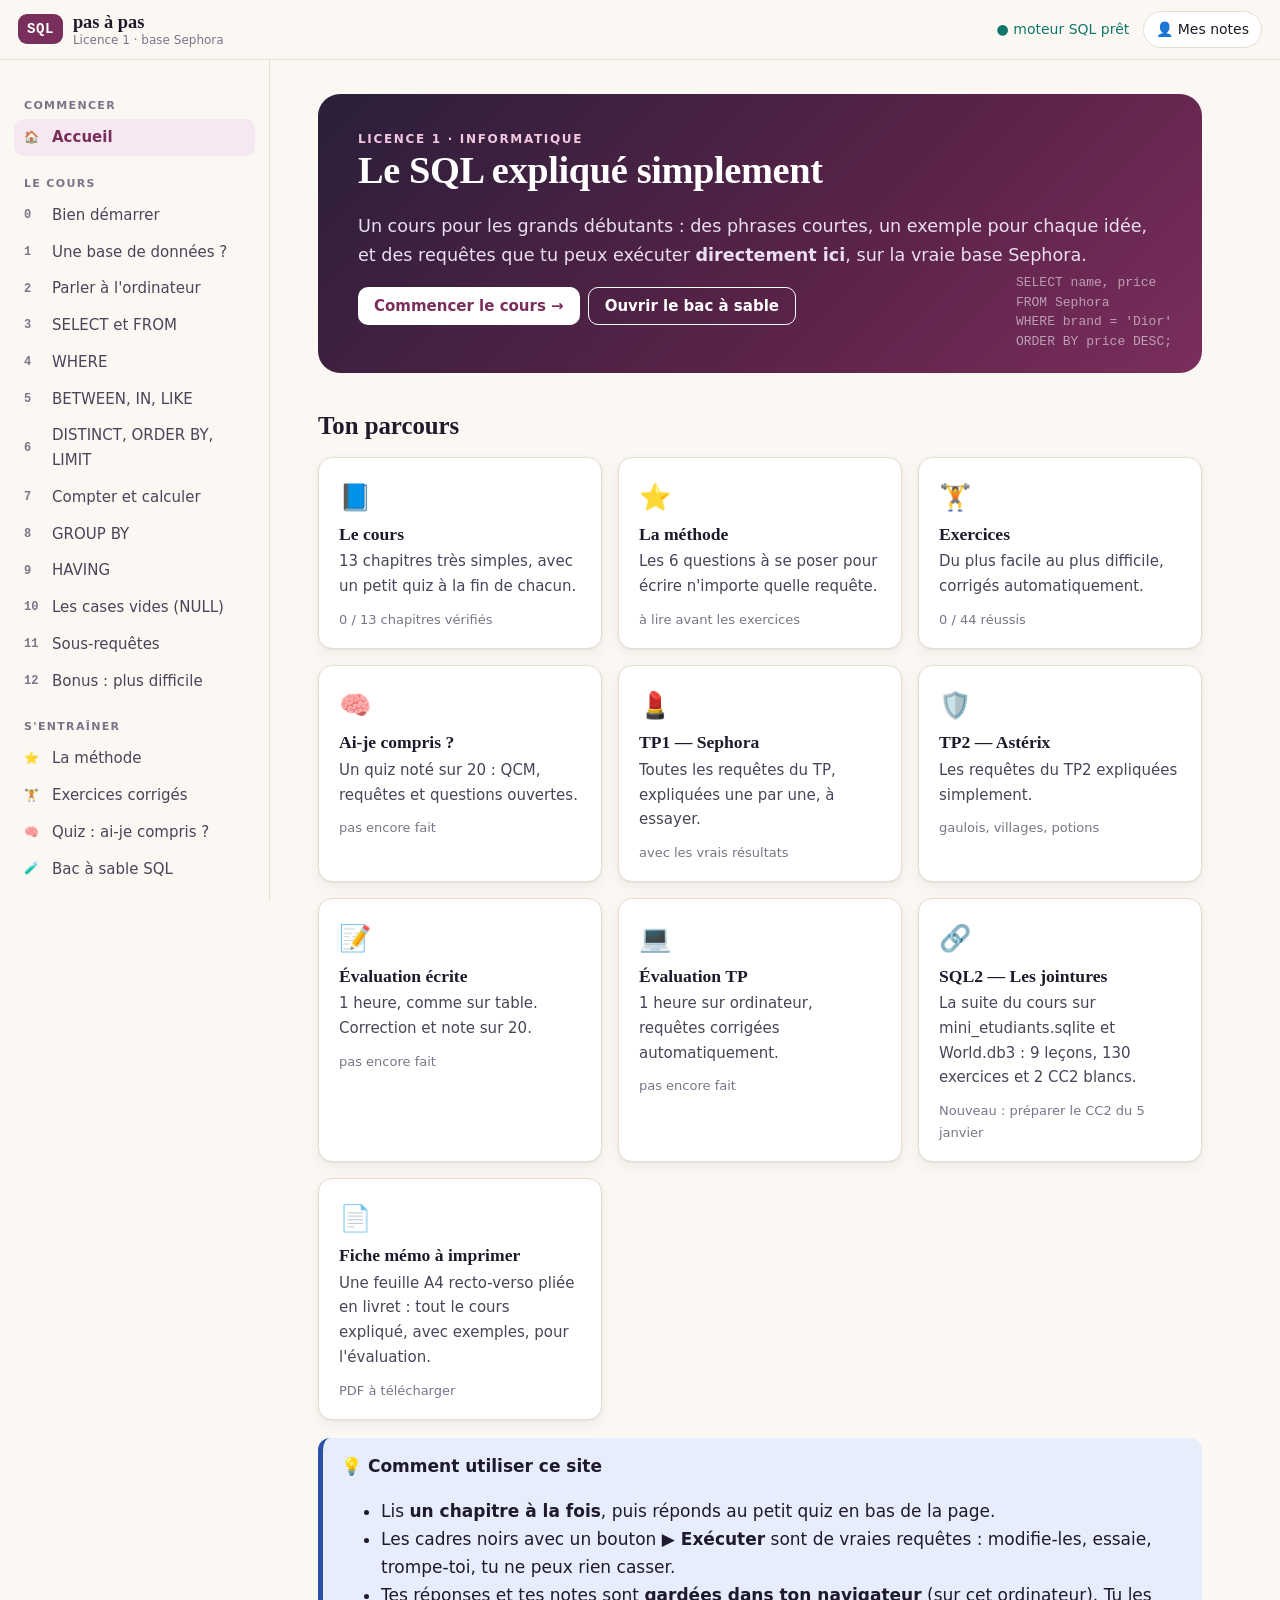
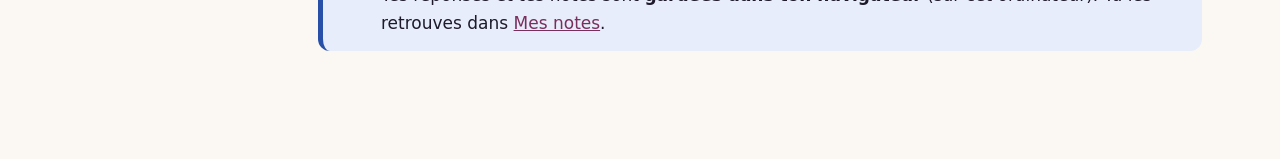
<file: index.html>
<!DOCTYPE html>
<html lang="fr">
<head>
<script defer src="https://cloud.umami.is/script.js" data-website-id="09bb50e4-e5cd-47d4-b231-1551e99b2df5" data-domains="xseorkly.github.io" data-exclude-search="true"></script>
<meta charset="utf-8">
<meta name="viewport" content="width=device-width, initial-scale=1">
<title>SQL pas à pas — Cours, TP et évaluations (base Sephora)</title>
<meta name="description" content="Cours de SQL pour grands débutants : explications simples, TP Sephora et Astérix, exercices corrigés automatiquement, quiz et évaluations notées.">
<link rel="icon" href="data:image/svg+xml,%3Csvg xmlns='http://www.w3.org/2000/svg' viewBox='0 0 64 64'%3E%3Crect width='64' height='64' rx='14' fill='%237a2e5c'/%3E%3Ctext x='32' y='42' font-size='26' text-anchor='middle' fill='white' font-family='monospace' font-weight='bold'%3ESQL%3C/text%3E%3C/svg%3E">
<link rel="stylesheet" href="assets/css/style.css">
</head>
<body>
<a class="skip" href="#main">Aller au contenu</a>
<header class="topbar">
  <button class="menu-btn" id="menuBtn" aria-label="Ouvrir le menu" aria-expanded="false">☰</button>
  <a class="brand" href="#/"><span class="brand-logo">SQL</span><span class="brand-text">pas à pas<small>Licence 1 · base Sephora</small></span></a>
  <div class="top-right">
    <span class="engine" id="engineStatus" title="Moteur SQL dans le navigateur">⏳ moteur SQL…</span>
    <a class="who" href="#/notes" id="whoLink">👤 Mes notes</a>
  </div>
</header>
<div class="layout">
  <nav class="sidebar" id="sidebar" aria-label="Navigation principale"></nav>
  <main id="main" class="main" tabindex="-1"></main>
</div>
<div class="overlay" id="overlay"></div>

<script src="assets/vendor/sql-wasm.js"></script>
<script src="assets/js/helpers.js"></script>
<script src="assets/js/content/cours.js"></script>
<script src="assets/js/content/tp.js"></script>
<script src="assets/js/content/exercices.js"></script>
<script src="assets/js/content/quiz.js"></script>
<script src="assets/js/content/evaluations.js"></script>
<script src="assets/js/app.js"></script>
</body>
</html>
</file>
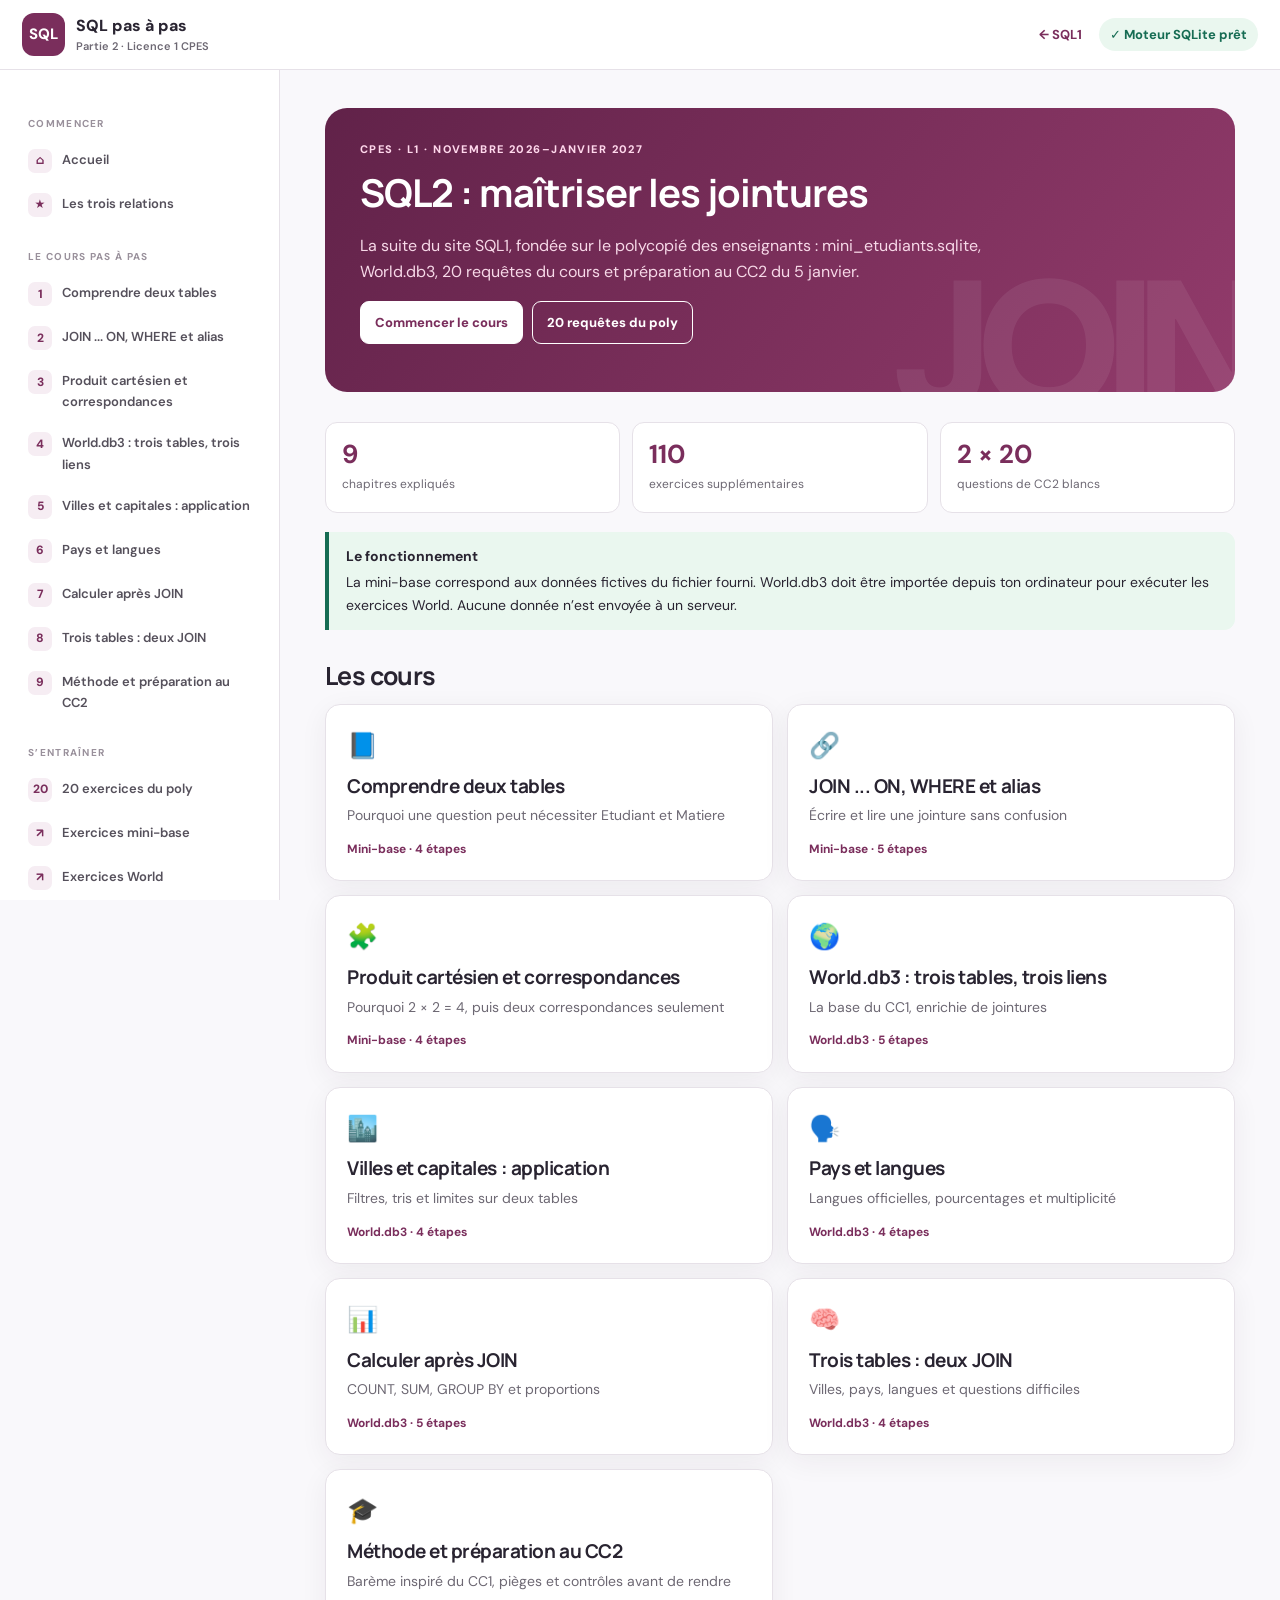
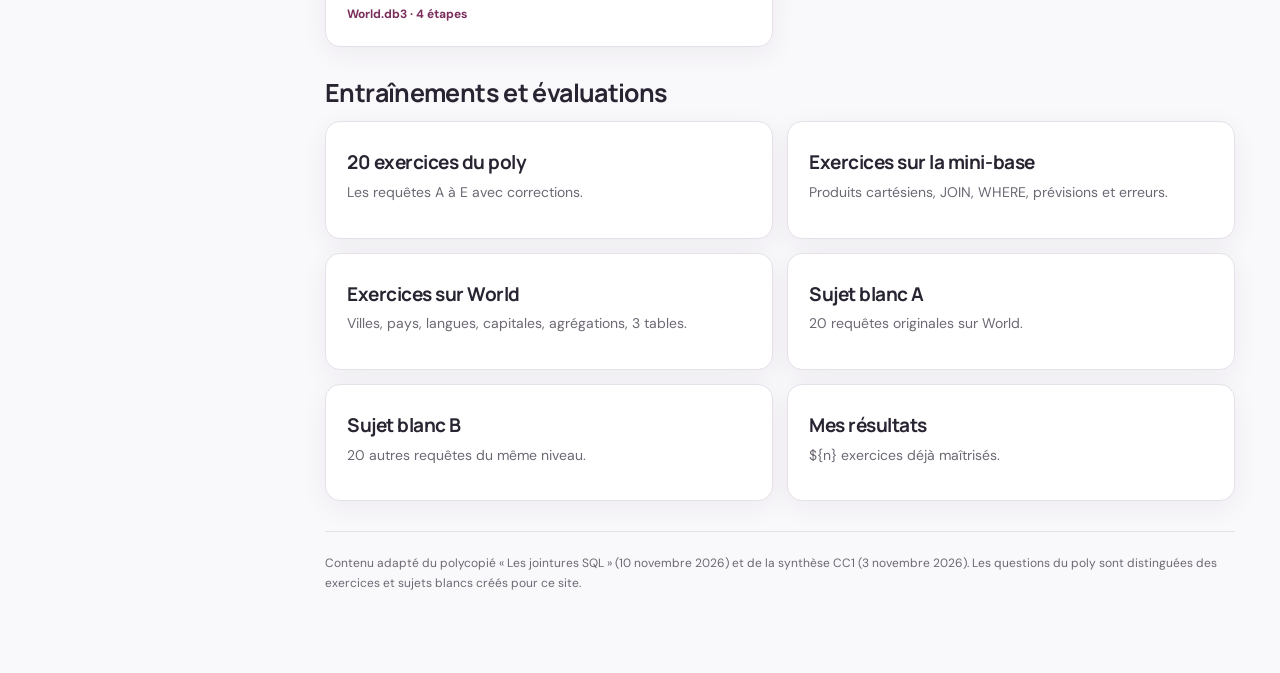
<file: sql2/index.html>
<!doctype html>
<html lang="fr">
<head>
  <meta charset="utf-8"><meta name="viewport" content="width=device-width, initial-scale=1">
  <meta name="description" content="SQL2 pour CPES L1 scientifique : jointures, clés, agrégations, création de tables, cours pas à pas et exercices autocorrigés.">
  <title>SQL2 — Les jointures et les bases relationnelles · CPES L1</title>
  <link rel="icon" href="../favicon.ico" onerror="this.remove()">
  <link rel="stylesheet" href="style.css">
</head>
<body>
<a class="skip" href="#contenu">Aller au contenu</a>
<header class="bar">
  <button id="menuToggle" class="menu-toggle" aria-label="Ouvrir le menu" aria-expanded="false">☰</button>
  <a class="brand" href="#accueil"><span class="brand-logo">SQL</span><span>SQL pas à pas<small>Partie 2 · Licence 1 CPES</small></span></a>
  <nav class="header-links" aria-label="Navigation rapide"><a href="../">← SQL1</a><span class="engine-status" id="engineStatus" role="status">Chargement de SQLite…</span></nav>
</header>
<div class="shell">
  <aside class="side" id="side" aria-label="Sommaire">
    <div id="sideContent"></div>
  </aside>
  <main class="main" id="contenu" tabindex="-1"><div class="loading">Préparation de la deuxième partie…</div></main>
</div>
<div id="overlay" class="overlay"></div>
<script src="../assets/vendor/sql-wasm.js"></script>
<script src="lessons-v2.js"></script>
<script src="poly-v2.js"></script>
<script src="practice-v2.js"></script>
<script src="exams-v2.js"></script>
<script src="app-v2.js"></script>
</body>
</html>
</file>
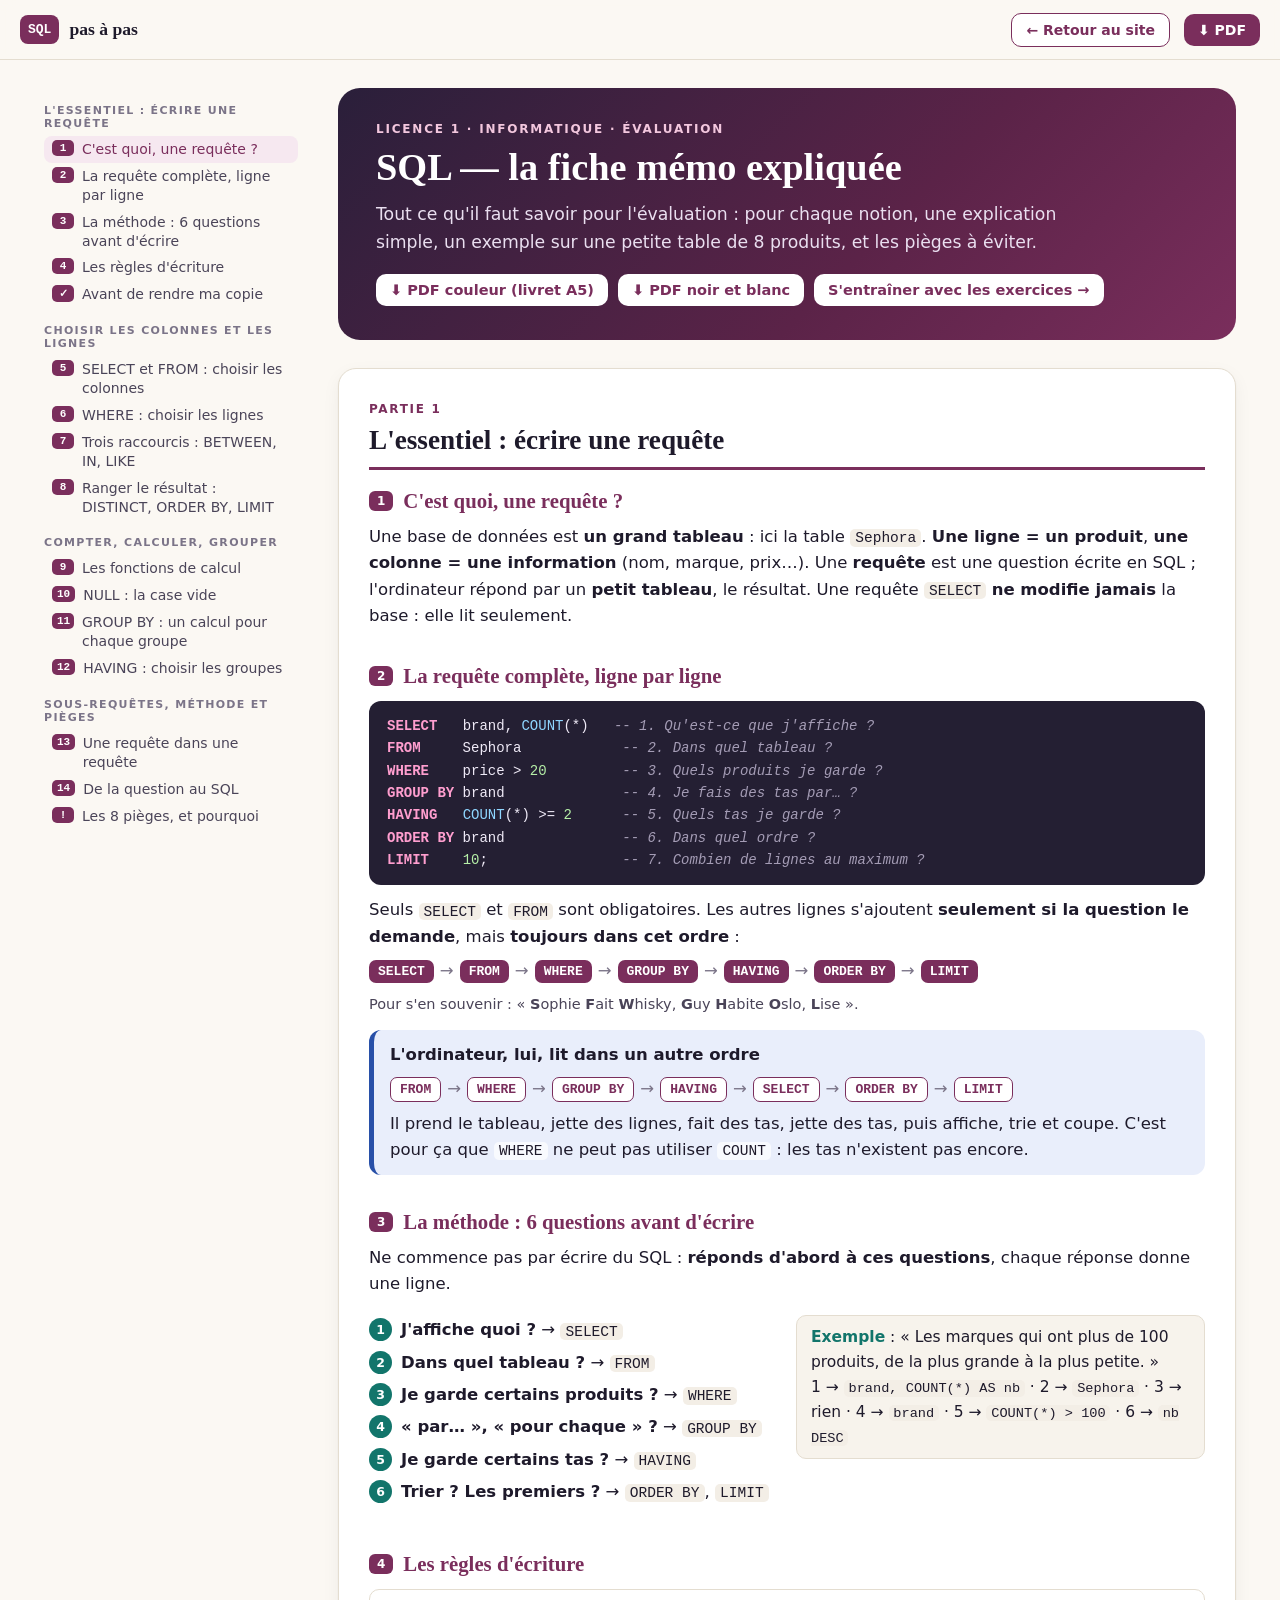
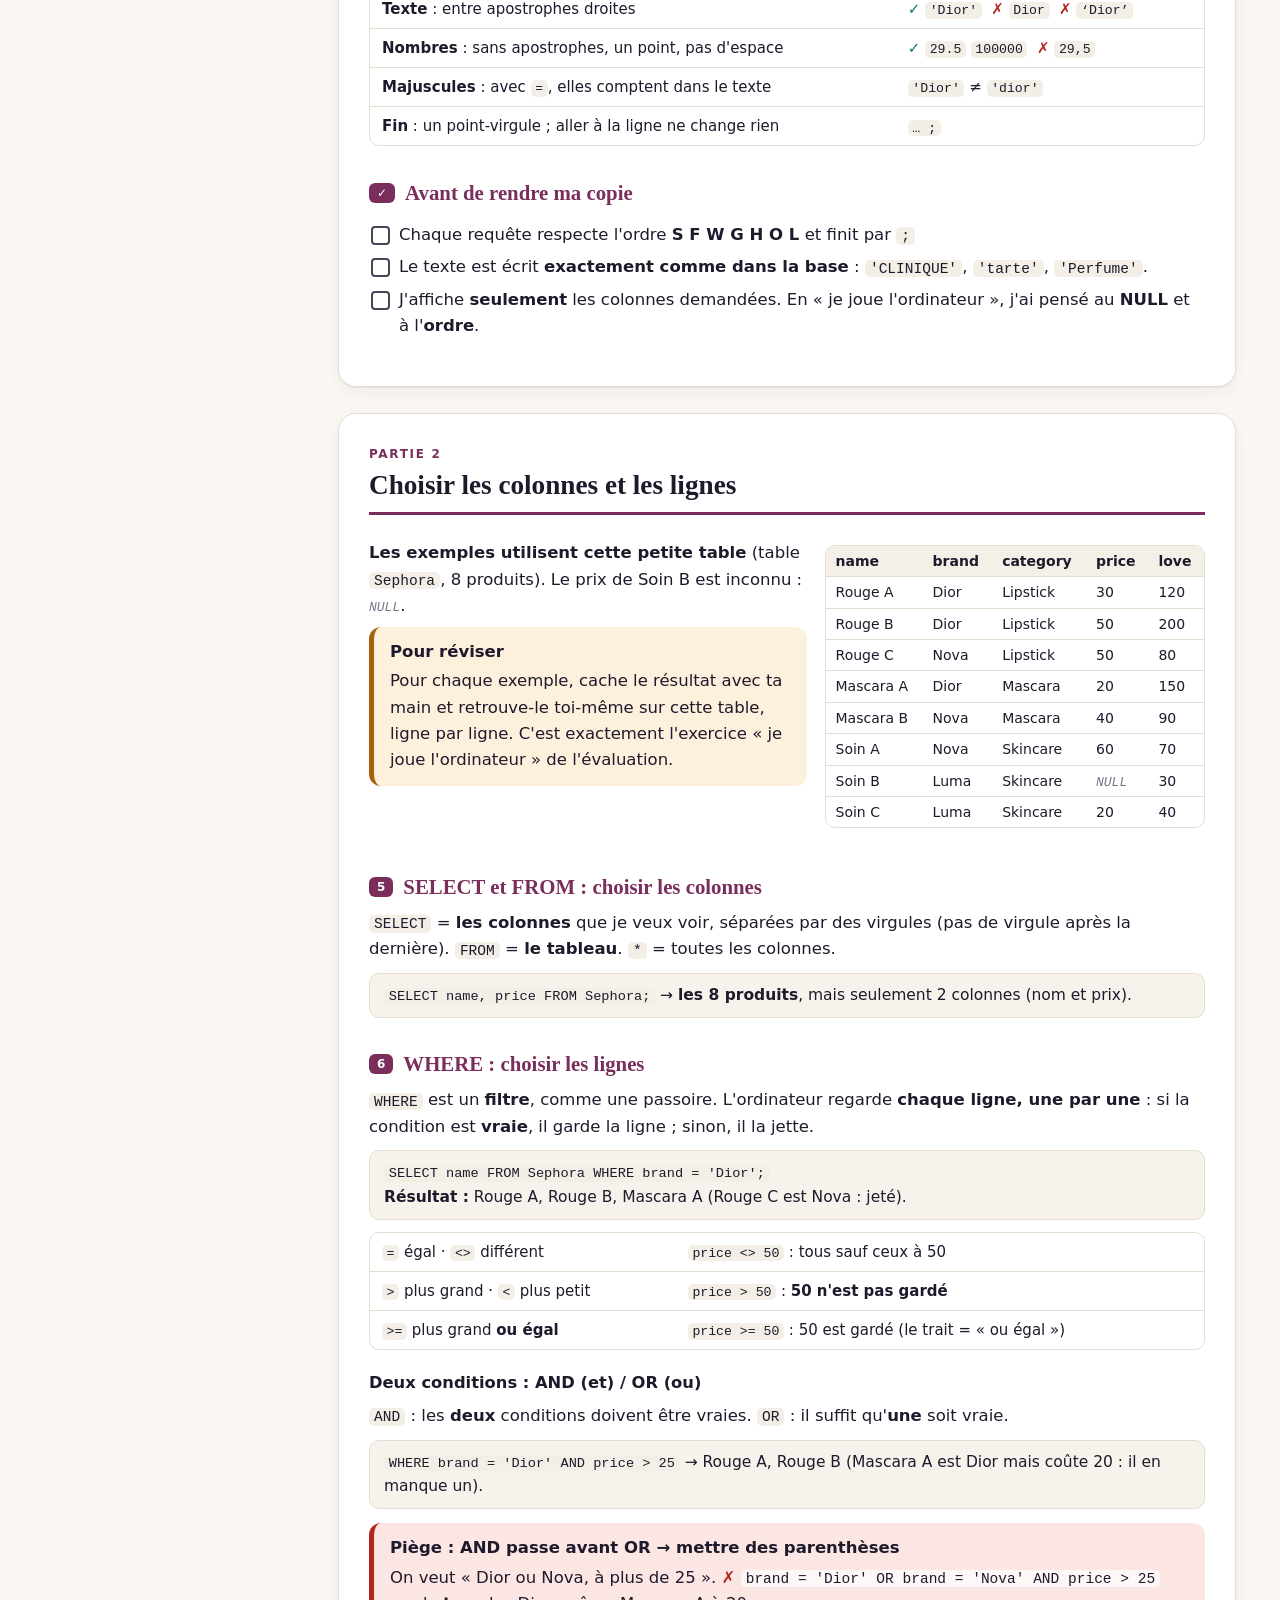
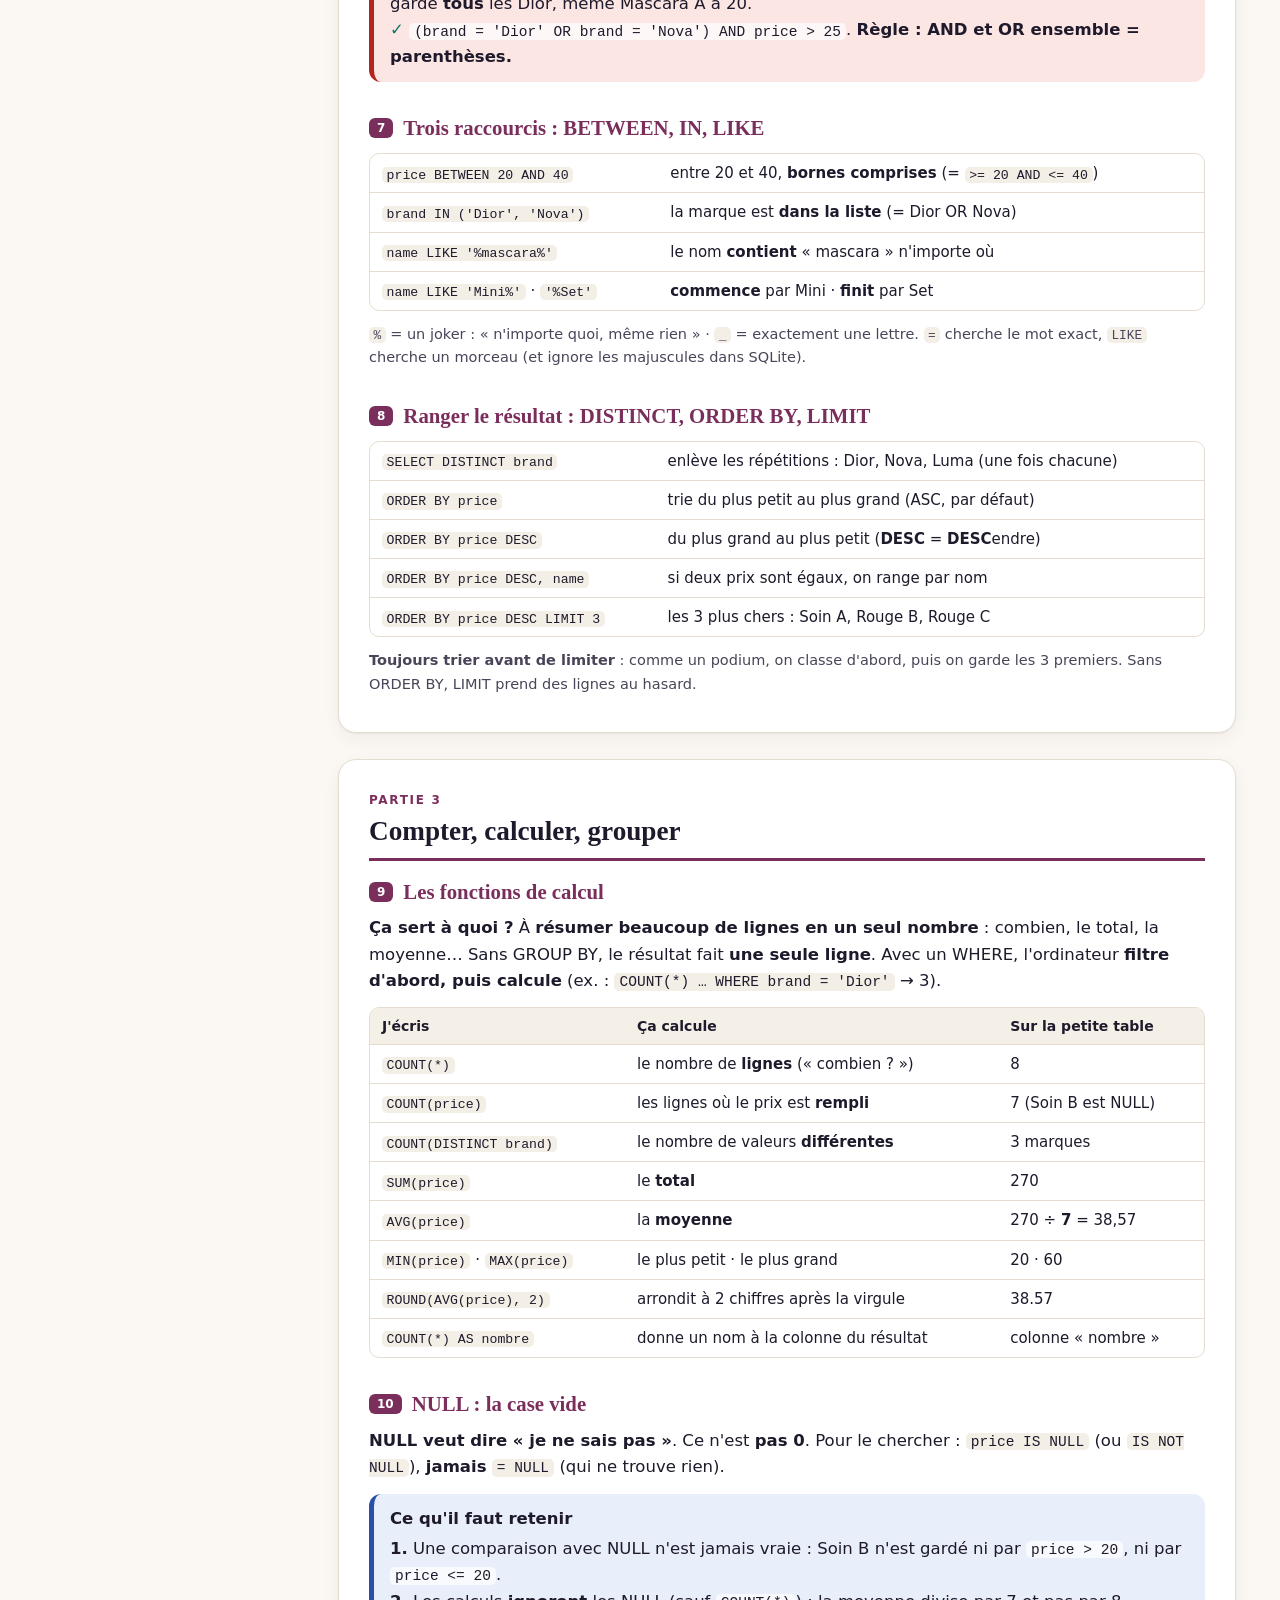
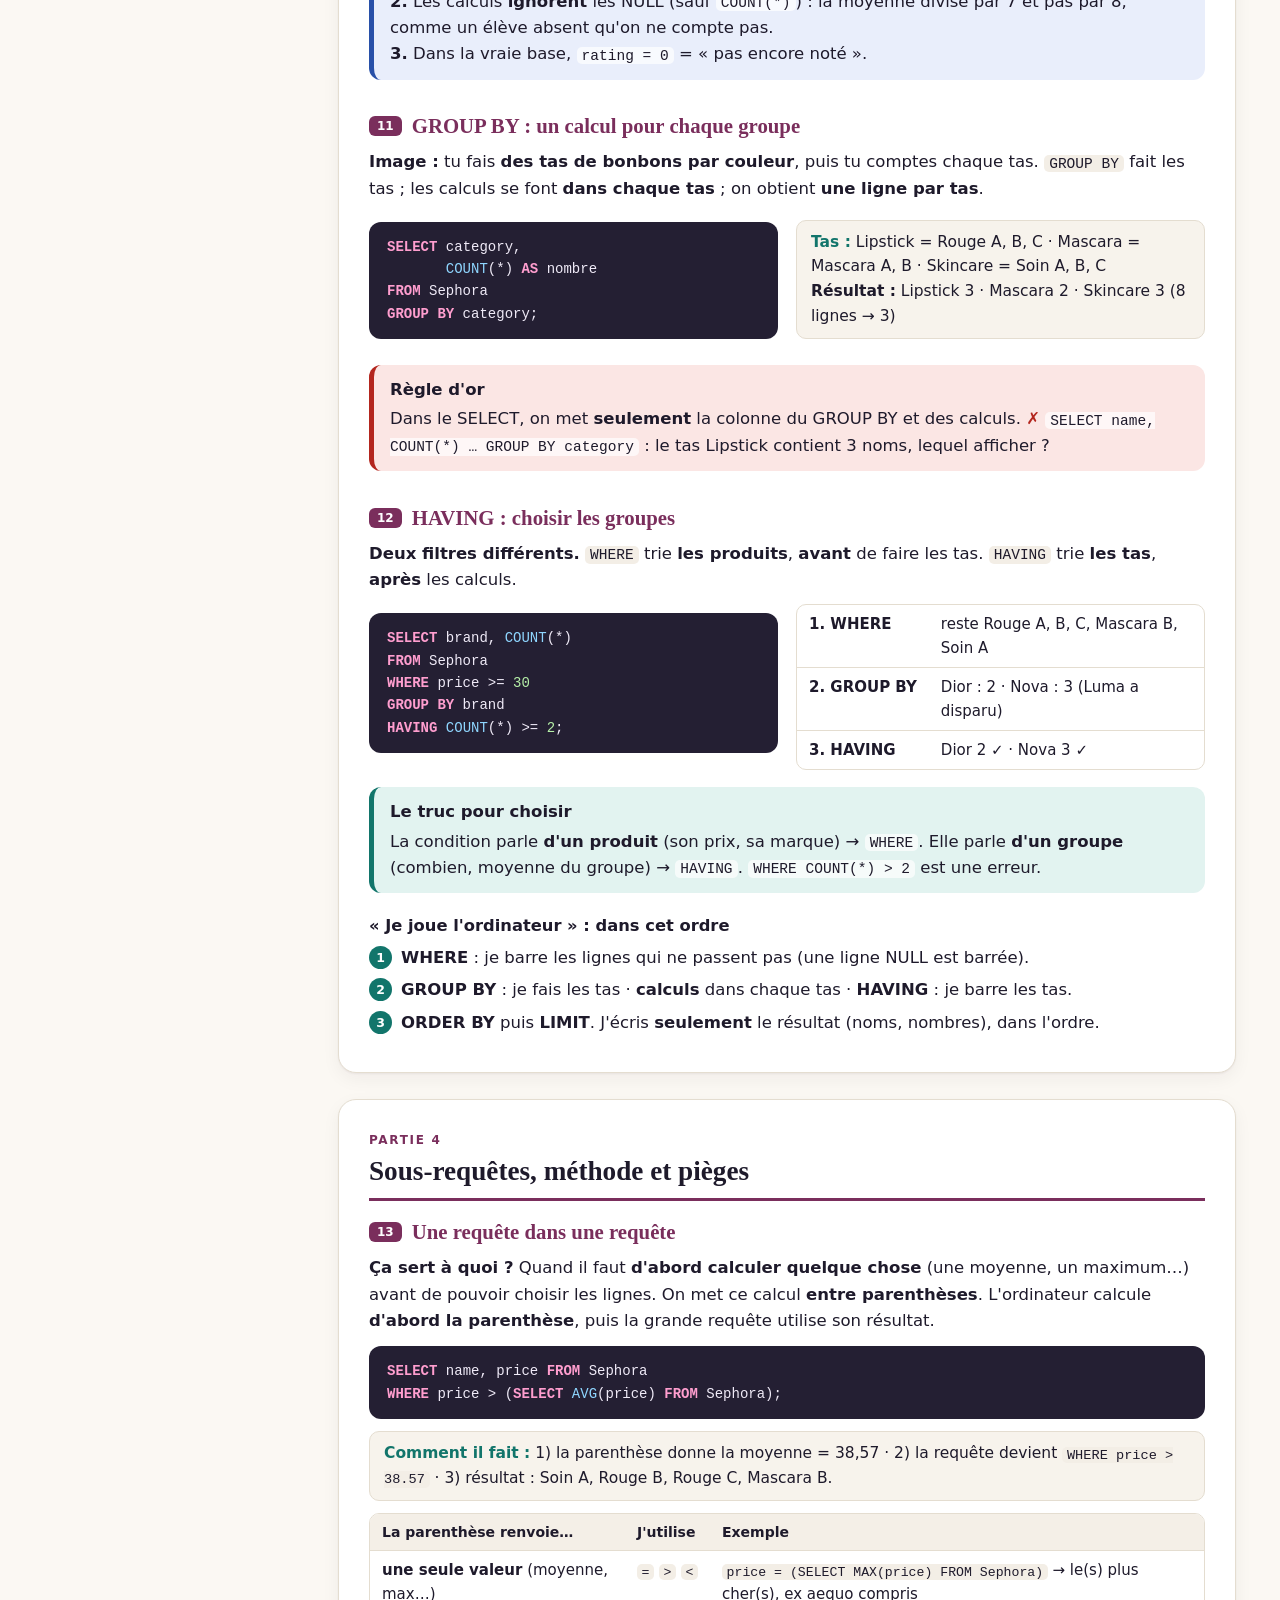
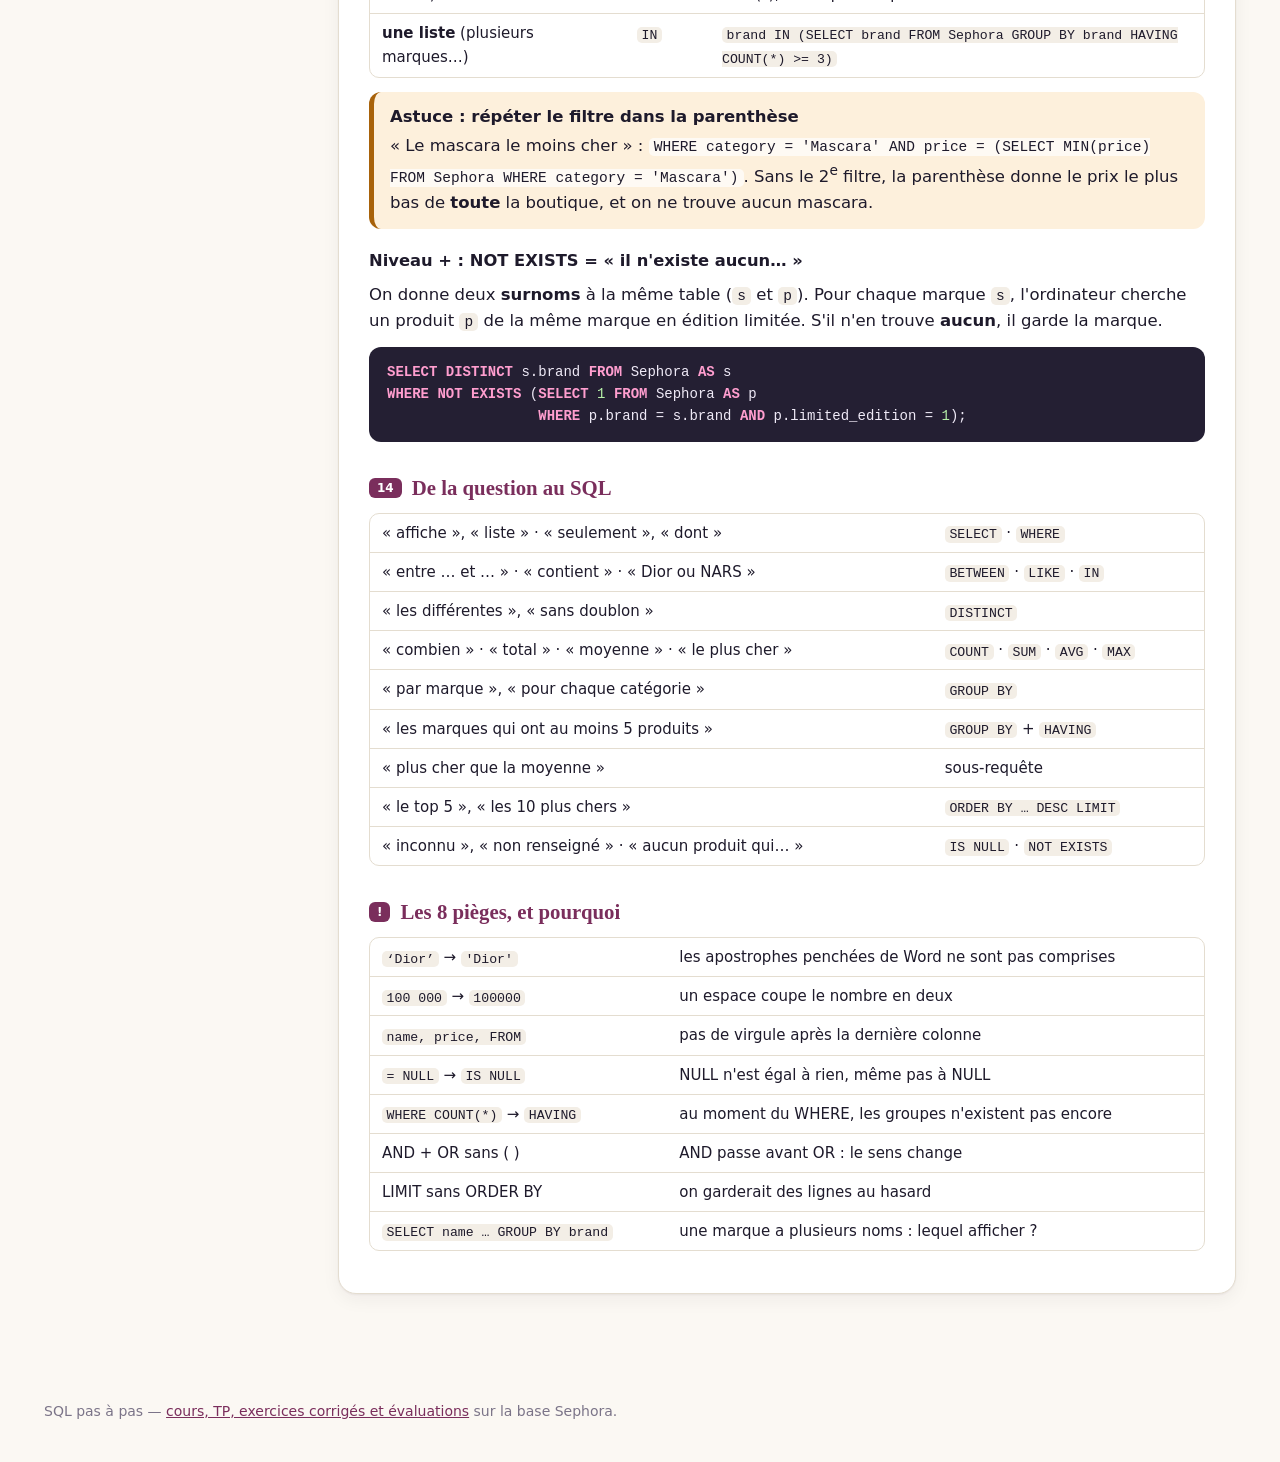
<file: fiche-memo.html>
<!DOCTYPE html>
<html lang="fr">
<head>
<script defer src="https://cloud.umami.is/script.js" data-website-id="09bb50e4-e5cd-47d4-b231-1551e99b2df5" data-domains="xseorkly.github.io" data-exclude-search="true"></script>
<meta charset="utf-8">
<meta name="viewport" content="width=device-width, initial-scale=1">
<title>Fiche mémo SQL expliquée — SQL pas à pas</title>
<meta name="description" content="La fiche mémo SQL expliquée : chaque notion avec une explication simple, un exemple et les pièges à éviter. Base Sephora, Licence 1.">
<link rel="icon" href="data:image/svg+xml,%3Csvg xmlns='http://www.w3.org/2000/svg' viewBox='0 0 64 64'%3E%3Crect width='64' height='64' rx='14' fill='%237a2e5c'/%3E%3Ctext x='32' y='42' font-size='26' text-anchor='middle' fill='white' font-family='monospace' font-weight='bold'%3ESQL%3C/text%3E%3C/svg%3E">
<style>
:root {
  --paper:#fbf8f3; --card:#fff; --ink:#1e1a2b; --ink2:#4a4458; --ink3:#7b7488; --line:#e4ddd0;
  --plum:#7a2e5c; --plum2:#9c3f76; --plum-s:#f6e8f0; --teal:#12756b; --teal-s:#e2f3f0; --amber:#a8620a; --amber-s:#fdf0dc;
  --red:#b3261e; --red-s:#fbe6e4; --blue:#2850a8; --blue-s:#e9eefb; --code:#241f33;
  --serif:"Iowan Old Style","Palatino Linotype",Palatino,Georgia,serif;
  --sans:system-ui,-apple-system,"Segoe UI",Roboto,"Helvetica Neue",Arial,sans-serif;
  --mono:ui-monospace,"SF Mono","Cascadia Code",Menlo,Consolas,"Liberation Mono",monospace;
}
* { box-sizing:border-box; }
html { scroll-behavior:smooth; scroll-padding-top:76px; }
body { margin:0; background:var(--paper); color:var(--ink); font:16.5px/1.6 var(--sans); -webkit-font-smoothing:antialiased; }
a { color:var(--plum); }
.top { position:sticky; top:0; z-index:20; height:60px; display:flex; align-items:center; gap:14px; padding:0 20px;
  background:rgba(251,248,243,.93); backdrop-filter:blur(8px); border-bottom:1px solid var(--line); }
.brand { display:flex; align-items:center; gap:10px; text-decoration:none; color:var(--ink); font:600 1.1rem var(--serif); }
.brand b { font:700 13px var(--mono); color:#fff; background:var(--plum); padding:7px 8px; border-radius:8px; }
.top .sp { flex:1; }
.top a.btn { font-size:14px; }
.btn { display:inline-flex; align-items:center; gap:6px; font:600 14.5px var(--sans); padding:8px 14px; border-radius:10px; text-decoration:none; background:var(--plum); color:#fff; border:0; cursor:pointer; }
.btn:hover { background:var(--plum2); color:#fff; }
.btn.ghost { background:#fff; color:var(--plum); border:1px solid var(--plum); }
.btn.light { background:#fff; color:var(--plum); }
.wrap { display:grid; grid-template-columns:260px minmax(0,1fr); gap:34px; max-width:1240px; margin:0 auto; padding:28px 24px 80px; }
nav.toc { position:sticky; top:84px; align-self:start; max-height:calc(100vh - 100px); overflow:auto; font-size:14px; padding-right:6px; }
.toc-part { margin:16px 0 6px; font:700 11px var(--sans); letter-spacing:.12em; text-transform:uppercase; }
.toc-part a { color:var(--ink3); text-decoration:none; }
.toc-item { display:flex; gap:8px; padding:4px 8px; border-radius:8px; color:var(--ink2); text-decoration:none; line-height:1.35; }
.toc-item span { font:700 11px var(--mono); color:#fff; background:var(--plum); border-radius:5px; padding:2px 5px; height:fit-content; min-width:22px; text-align:center; }
.toc-item:hover, .toc-item.on { background:var(--plum-s); color:var(--plum); }
.hero { background:linear-gradient(135deg,#2a1f3a 0%,#5b2348 60%,#7a2e5c 100%); color:#fff; border-radius:22px; padding:34px 38px; margin-bottom:28px; }
.hero .kick { font:700 12px var(--sans); letter-spacing:.15em; text-transform:uppercase; color:#f3c7de; }
.hero h1 { font:600 2.4rem/1.1 var(--serif); margin:.25em 0 .35em; }
.hero p { color:#eadff0; font-size:1.08rem; max-width:65ch; margin:.3em 0 1em; }
.hero .row { display:flex; flex-wrap:wrap; gap:10px; }
.page { background:var(--card); border:1px solid var(--line); border-radius:18px; padding:26px 30px 30px; margin-bottom:26px; box-shadow:0 1px 2px rgba(30,26,43,.05),0 6px 18px rgba(30,26,43,.05); }
.page-head { border-bottom:3px solid var(--plum); padding-bottom:10px; margin-bottom:18px; }
.page-head .kick { font:700 12px var(--sans); letter-spacing:.14em; text-transform:uppercase; color:var(--plum); }
.page-title { font:600 1.7rem/1.2 var(--serif); margin:.1em 0 0; color:var(--ink); }
.page-body h2 { font:600 1.3rem/1.25 var(--serif); color:var(--plum); margin:1.6em 0 .5em; display:flex; align-items:center; gap:10px; }
.page-body h2:first-child { margin-top:0; }
.page-body h2 .n { font:700 12px var(--sans); color:#fff; background:var(--plum); border-radius:6px; padding:3px 8px; }
.page-body h3 { font-size:1.02rem; margin:1.2em 0 .3em; }
p { margin:.45em 0; }
code { font-family:var(--mono); font-size:.88em; }
p code, li code, td code, .box code, .res code { background:#f3eee6; padding:.05em .35em; border-radius:5px; }
.box code { background:rgba(255,255,255,.7); }
pre { background:var(--code); color:#efeaf7; border-radius:12px; padding:14px 18px; font:14px/1.6 var(--mono); overflow-x:auto; margin:12px 0; }
.k { color:#ff9ecf; font-weight:700; } .f { color:#8fd6ff; } .s { color:#ffe08a; } .num { color:#b6f0a8; } .c { color:#a49cb5; font-style:italic; }
.tbl { border:1px solid var(--line); border-radius:10px; overflow-x:auto; margin:12px 0; }
table { width:100%; border-collapse:collapse; font-size:15px; }
td, th { border-bottom:1px solid var(--line); padding:7px 12px; text-align:left; vertical-align:top; }
th { background:#f4efe7; font-size:14px; }
tr:last-child td { border-bottom:0; }
td.nw, td.nw code { white-space:nowrap; }
.box { border-radius:12px; padding:12px 16px; margin:14px 0; border-left:5px solid; }
.box .t { font-weight:700; margin-bottom:3px; }
.idee { background:var(--blue-s); border-color:var(--blue); }
.piege { background:var(--red-s); border-color:var(--red); }
.ret { background:var(--teal-s); border-color:var(--teal); }
.ast { background:var(--amber-s); border-color:var(--amber); }
.res { background:#f7f3ec; border:1px solid var(--line); border-radius:10px; padding:9px 14px; margin:10px 0; font-size:15.5px; }
.res b:first-child { color:var(--teal); }
.chips { display:flex; flex-wrap:wrap; align-items:center; gap:6px; margin:8px 0; }
.chip { font:700 13px var(--mono); background:var(--plum); color:#fff; border-radius:7px; padding:4px 9px; }
.chip.alt { background:#fff; color:var(--plum); border:1.5px solid var(--plum); }
.arr { color:var(--ink3); }
.small { font-size:14.5px; color:var(--ink2); }
.ok { color:var(--teal); font-weight:700; } .ko { color:var(--red); font-weight:700; }
.two { display:grid; grid-template-columns:1fr 1fr; gap:18px; align-items:start; }
.steps { margin:6px 0; padding:0; counter-reset:s; }
.steps li { list-style:none; counter-increment:s; padding-left:32px; position:relative; margin:6px 0; }
.steps li::before { content:counter(s); position:absolute; left:0; top:1px; width:23px; height:23px; border-radius:50%; background:var(--teal); color:#fff; font:700 12.5px/23px var(--sans); text-align:center; }
.check { padding:0; }
.check li { list-style:none; padding-left:30px; position:relative; margin:6px 0; }
.check li::before { content:""; position:absolute; left:2px; top:4px; width:15px; height:15px; border:2px solid var(--ink2); border-radius:4px; }
.mini td, .mini th { padding:4px 10px; font-size:14px; }
.null { font:italic 13px var(--mono); color:var(--ink3); }
.foot { max-width:1240px; margin:0 auto; padding:0 24px 40px; color:var(--ink3); font-size:14px; }
@media (max-width: 960px) {
  .wrap { grid-template-columns:minmax(0,1fr); padding:18px 14px 60px; }
  .two > * { min-width:0; }
  nav.toc { display:none; }
  .two { grid-template-columns:1fr; }
  .page { padding:20px 16px 22px; border-radius:14px; }
  .hero { padding:24px 20px; border-radius:16px; }
  .hero h1 { font-size:1.8rem; }
  .top .hide-m { display:none; }
}
@media print {
  .top, nav.toc, .hero .row, .foot { display:none; }
  .wrap { display:block; padding:0; }
  body { background:#fff; font-size:11pt; }
  .page { box-shadow:none; break-inside:auto; border:0; padding:0; }
  .box, pre, .tbl, .res { break-inside:avoid; }
}
</style>
</head>
<body>
<header class="top">
  <a class="brand" href="./"><b>SQL</b>pas à pas</a>
  <span class="sp"></span>
  <a class="btn ghost hide-m" href="./#/memo">← Retour au site</a>
  <a class="btn" href="assets/docs/fiche-memo-sql.pdf" download>⬇ PDF</a>
</header>
<div class="wrap">
  <nav class="toc" aria-label="Sommaire"><div class="toc-part"><a href="#p1">L'essentiel : écrire une requête</a></div><a class="toc-item" href="#n1"><span>1</span>C'est quoi, une requête ?</a><a class="toc-item" href="#n2"><span>2</span>La requête complète, ligne par ligne</a><a class="toc-item" href="#n3"><span>3</span>La méthode : 6 questions avant d'écrire</a><a class="toc-item" href="#n4"><span>4</span>Les règles d'écriture</a><a class="toc-item" href="#n5"><span>✓</span>Avant de rendre ma copie</a><div class="toc-part"><a href="#p2">Choisir les colonnes et les lignes</a></div><a class="toc-item" href="#n6"><span>5</span>SELECT et FROM : choisir les colonnes</a><a class="toc-item" href="#n7"><span>6</span>WHERE : choisir les lignes</a><a class="toc-item" href="#n8"><span>7</span>Trois raccourcis : BETWEEN, IN, LIKE</a><a class="toc-item" href="#n9"><span>8</span>Ranger le résultat : DISTINCT, ORDER BY, LIMIT</a><div class="toc-part"><a href="#p3">Compter, calculer, grouper</a></div><a class="toc-item" href="#n10"><span>9</span>Les fonctions de calcul</a><a class="toc-item" href="#n11"><span>10</span>NULL : la case vide</a><a class="toc-item" href="#n12"><span>11</span>GROUP BY : un calcul pour chaque groupe</a><a class="toc-item" href="#n13"><span>12</span>HAVING : choisir les groupes</a><div class="toc-part"><a href="#p4">Sous-requêtes, méthode et pièges</a></div><a class="toc-item" href="#n14"><span>13</span>Une requête dans une requête</a><a class="toc-item" href="#n15"><span>14</span>De la question au SQL</a><a class="toc-item" href="#n16"><span>!</span>Les 8 pièges, et pourquoi</a></nav>
  <main>
    <section class="hero">
      <div class="kick">Licence 1 · Informatique · Évaluation</div>
      <h1>SQL — la fiche mémo expliquée</h1>
      <p>Tout ce qu'il faut savoir pour l'évaluation : pour chaque notion, une explication simple, un exemple sur une petite table de 8 produits, et les pièges à éviter.</p>
      <div class="row">
        <a class="btn light" href="assets/docs/fiche-memo-sql.pdf" download>⬇ PDF couleur (livret A5)</a>
        <a class="btn light" href="assets/docs/fiche-memo-sql-noir-et-blanc.pdf" download>⬇ PDF noir et blanc</a>
        <a class="btn light" href="./#/exercices">S'entraîner avec les exercices →</a>
      </div>
    </section>
    <section class="page" id="p1"><header class="page-head"><span class="kick">Partie 1</span><h2 class="page-title">L'essentiel : écrire une requête</h2></header><div class="page-body">
    

    <h2 id="n1"><span class="n">1</span> C'est quoi, une requête ?</h2>
    <p>Une base de données est <b>un grand tableau</b> : ici la table <code>Sephora</code>. <b>Une ligne = un produit</b>, <b>une colonne = une information</b> (nom, marque, prix…). Une <b>requête</b> est une question écrite en SQL ; l'ordinateur répond par un <b>petit tableau</b>, le résultat. Une requête <code>SELECT</code> <b>ne modifie jamais</b> la base : elle lit seulement.</p>

    <h2 id="n2"><span class="n">2</span> La requête complète, ligne par ligne</h2>
<pre><span class="k">SELECT</span>   brand, <span class="f">COUNT</span>(*)   <span class="c">-- 1. Qu'est-ce que j'affiche ?</span>
<span class="k">FROM</span>     Sephora            <span class="c">-- 2. Dans quel tableau ?</span>
<span class="k">WHERE</span>    price &gt; <span class="num">20</span>         <span class="c">-- 3. Quels produits je garde ?</span>
<span class="k">GROUP BY</span> brand              <span class="c">-- 4. Je fais des tas par… ?</span>
<span class="k">HAVING</span>   <span class="f">COUNT</span>(*) &gt;= <span class="num">2</span>      <span class="c">-- 5. Quels tas je garde ?</span>
<span class="k">ORDER BY</span> brand              <span class="c">-- 6. Dans quel ordre ?</span>
<span class="k">LIMIT</span>    <span class="num">10</span>;                <span class="c">-- 7. Combien de lignes au maximum ?</span></pre>
    <p>Seuls <code>SELECT</code> et <code>FROM</code> sont obligatoires. Les autres lignes s'ajoutent <b>seulement si la question le demande</b>, mais <b>toujours dans cet ordre</b> :</p>
    <div class="chips"><span class="chip">SELECT</span><span class="arr">→</span><span class="chip">FROM</span><span class="arr">→</span><span class="chip">WHERE</span><span class="arr">→</span><span class="chip">GROUP BY</span><span class="arr">→</span><span class="chip">HAVING</span><span class="arr">→</span><span class="chip">ORDER BY</span><span class="arr">→</span><span class="chip">LIMIT</span></div>
    <p class="small">Pour s'en souvenir : « <b>S</b>ophie <b>F</b>ait <b>W</b>hisky, <b>G</b>uy <b>H</b>abite <b>O</b>slo, <b>L</b>ise ».</p>
    <div class="box idee"><div class="t">L'ordinateur, lui, lit dans un autre ordre</div>
      <div class="chips"><span class="chip alt">FROM</span><span class="arr">→</span><span class="chip alt">WHERE</span><span class="arr">→</span><span class="chip alt">GROUP BY</span><span class="arr">→</span><span class="chip alt">HAVING</span><span class="arr">→</span><span class="chip alt">SELECT</span><span class="arr">→</span><span class="chip alt">ORDER BY</span><span class="arr">→</span><span class="chip alt">LIMIT</span></div>
      Il prend le tableau, jette des lignes, fait des tas, jette des tas, puis affiche, trie et coupe. C'est pour ça que <code>WHERE</code> ne peut pas utiliser <code>COUNT</code> : les tas n'existent pas encore.</div>

    <h2 id="n3"><span class="n">3</span> La méthode : 6 questions avant d'écrire</h2>
    <p>Ne commence pas par écrire du SQL : <b>réponds d'abord à ces questions</b>, chaque réponse donne une ligne.</p>
    <div class="two">
      <ol class="steps">
        <li><b>J'affiche quoi ?</b> → <code>SELECT</code></li>
        <li><b>Dans quel tableau ?</b> → <code>FROM</code></li>
        <li><b>Je garde certains produits ?</b> → <code>WHERE</code></li>
        <li><b>« par… », « pour chaque » ?</b> → <code>GROUP BY</code></li>
        <li><b>Je garde certains tas ?</b> → <code>HAVING</code></li>
        <li><b>Trier ? Les premiers ?</b> → <code>ORDER BY</code>, <code>LIMIT</code></li>
      </ol>
      <div class="res"><b>Exemple</b> : « Les marques qui ont plus de 100 produits, de la plus grande à la plus petite. »<br>
        1 → <code>brand, COUNT(*) AS nb</code> · 2 → <code>Sephora</code> · 3 → rien · 4 → <code>brand</code> · 5 → <code>COUNT(*) &gt; 100</code> · 6 → <code>nb DESC</code></div>
    </div>

    <h2 id="n4"><span class="n">4</span> Les règles d'écriture</h2>
    <div class="tbl"><table>
      <tr><td><b>Texte</b> : entre apostrophes droites</td><td class="nw"><span class="ok">✓</span> <code>'Dior'</code> &nbsp;<span class="ko">✗</span> <code>Dior</code> &nbsp;<span class="ko">✗</span> <code>‘Dior’</code></td></tr>
      <tr><td><b>Nombres</b> : sans apostrophes, un point, pas d'espace</td><td class="nw"><span class="ok">✓</span> <code>29.5</code> <code>100000</code> &nbsp;<span class="ko">✗</span> <code>29,5</code></td></tr>
      <tr><td><b>Majuscules</b> : avec <code>=</code>, elles comptent dans le texte</td><td class="nw"><code>'Dior'</code> ≠ <code>'dior'</code></td></tr>
      <tr><td><b>Fin</b> : un point-virgule ; aller à la ligne ne change rien</td><td class="nw"><code>… ;</code></td></tr>
    </table></div>
    <h2 id="n5"><span class="n">✓</span> Avant de rendre ma copie</h2>
    <ul class="check">
      <li>Chaque requête respecte l'ordre <b>S F W G H O L</b> et finit par <code>;</code></li>
      <li>Le texte est écrit <b>exactement comme dans la base</b> : <code>'CLINIQUE'</code>, <code>'tarte'</code>, <code>'Perfume'</code>.</li>
      <li>J'affiche <b>seulement</b> les colonnes demandées. En « je joue l'ordinateur », j'ai pensé au <b>NULL</b> et à l'<b>ordre</b>.</li>
    </ul>
    
    
  </div></section>
<section class="page" id="p2"><header class="page-head"><span class="kick">Partie 2</span><h2 class="page-title">Choisir les colonnes et les lignes</h2></header><div class="page-body">
    
    <div class="two" style="grid-template-columns: 1.15fr 1fr;">
      <div>
        <p><b>Les exemples utilisent cette petite table</b> (table <code>Sephora</code>, 8 produits). Le prix de Soin B est inconnu : <span class="null">NULL</span>.</p>
        <div class="box ast" style="margin-top:1.5mm"><div class="t">Pour réviser</div>Pour chaque exemple, cache le résultat avec ta main et retrouve-le toi-même sur cette table, ligne par ligne. C'est exactement l'exercice « je joue l'ordinateur » de l'évaluation.</div>
      </div>
      <div class="tbl"><table class="mini">
        <tr><th>name</th><th>brand</th><th>category</th><th>price</th><th>love</th></tr>
        <tr><td>Rouge A</td><td>Dior</td><td>Lipstick</td><td>30</td><td>120</td></tr>
        <tr><td>Rouge B</td><td>Dior</td><td>Lipstick</td><td>50</td><td>200</td></tr>
        <tr><td>Rouge C</td><td>Nova</td><td>Lipstick</td><td>50</td><td>80</td></tr>
        <tr><td>Mascara A</td><td>Dior</td><td>Mascara</td><td>20</td><td>150</td></tr>
        <tr><td>Mascara B</td><td>Nova</td><td>Mascara</td><td>40</td><td>90</td></tr>
        <tr><td>Soin A</td><td>Nova</td><td>Skincare</td><td>60</td><td>70</td></tr>
        <tr><td>Soin B</td><td>Luma</td><td>Skincare</td><td><span class="null">NULL</span></td><td>30</td></tr>
        <tr><td>Soin C</td><td>Luma</td><td>Skincare</td><td>20</td><td>40</td></tr>
      </table></div>
    </div>

    <h2 id="n6"><span class="n">5</span> SELECT et FROM : choisir les colonnes</h2>
    <p><code>SELECT</code> = <b>les colonnes</b> que je veux voir, séparées par des virgules (pas de virgule après la dernière). <code>FROM</code> = <b>le tableau</b>. <code>*</code> = toutes les colonnes.</p>
    <div class="res"><code>SELECT name, price FROM Sephora;</code> → <b>les 8 produits</b>, mais seulement 2 colonnes (nom et prix).</div>

    <h2 id="n7"><span class="n">6</span> WHERE : choisir les lignes</h2>
    <p><code>WHERE</code> est un <b>filtre</b>, comme une passoire. L'ordinateur regarde <b>chaque ligne, une par une</b> : si la condition est <b>vraie</b>, il garde la ligne ; sinon, il la jette.</p>
    <div class="res"><code>SELECT name FROM Sephora WHERE brand = 'Dior';</code><br><b>Résultat :</b> Rouge A, Rouge B, Mascara A (Rouge C est Nova : jeté).</div>
    <div class="tbl"><table>
      <tr><td class="nw"><code>=</code> égal · <code>&lt;&gt;</code> différent</td><td><code>price &lt;&gt; 50</code> : tous sauf ceux à 50</td></tr>
      <tr><td class="nw"><code>&gt;</code> plus grand · <code>&lt;</code> plus petit</td><td><code>price &gt; 50</code> : <b>50 n'est pas gardé</b></td></tr>
      <tr><td class="nw"><code>&gt;=</code> plus grand <b>ou égal</b></td><td><code>price &gt;= 50</code> : 50 est gardé (le trait = « ou égal »)</td></tr>
    </table></div>
    <h3>Deux conditions : AND (et) / OR (ou)</h3>
    <p><code>AND</code> : les <b>deux</b> conditions doivent être vraies. <code>OR</code> : il suffit qu'<b>une</b> soit vraie.</p>
    <div class="res"><code>WHERE brand = 'Dior' AND price &gt; 25</code> → Rouge A, Rouge B (Mascara A est Dior mais coûte 20 : il en manque un).</div>
    <div class="box piege"><div class="t">Piège : AND passe avant OR → mettre des parenthèses</div>
      On veut « Dior ou Nova, à plus de 25 ». <span class="ko">✗</span> <code>brand = 'Dior' OR brand = 'Nova' AND price &gt; 25</code> garde <b>tous</b> les Dior, même Mascara A à 20.<br>
      <span class="ok">✓</span> <code>(brand = 'Dior' OR brand = 'Nova') AND price &gt; 25</code>. <b>Règle : AND et OR ensemble = parenthèses.</b></div>

    <h2 id="n8"><span class="n">7</span> Trois raccourcis : BETWEEN, IN, LIKE</h2>
    <div class="tbl"><table>
      <tr><td class="nw"><code>price BETWEEN 20 AND 40</code></td><td>entre 20 et 40, <b>bornes comprises</b> (= <code>&gt;= 20 AND &lt;= 40</code>)</td></tr>
      <tr><td class="nw"><code>brand IN ('Dior', 'Nova')</code></td><td>la marque est <b>dans la liste</b> (= Dior OR Nova)</td></tr>
      <tr><td class="nw"><code>name LIKE '%mascara%'</code></td><td>le nom <b>contient</b> « mascara » n'importe où</td></tr>
      <tr><td class="nw"><code>name LIKE 'Mini%'</code> · <code>'%Set'</code></td><td><b>commence</b> par Mini · <b>finit</b> par Set</td></tr>
    </table></div>
    <p class="small"><code>%</code> = un joker : « n'importe quoi, même rien » · <code>_</code> = exactement une lettre. <code>=</code> cherche le mot exact, <code>LIKE</code> cherche un morceau (et ignore les majuscules dans SQLite).</p>

    <h2 id="n9"><span class="n">8</span> Ranger le résultat : DISTINCT, ORDER BY, LIMIT</h2>
    <div class="tbl"><table>
      <tr><td class="nw"><code>SELECT DISTINCT brand</code></td><td>enlève les répétitions : Dior, Nova, Luma (une fois chacune)</td></tr>
      <tr><td class="nw"><code>ORDER BY price</code></td><td>trie du plus petit au plus grand (ASC, par défaut)</td></tr>
      <tr><td class="nw"><code>ORDER BY price DESC</code></td><td>du plus grand au plus petit (<b>DESC</b> = <b>DESC</b>endre)</td></tr>
      <tr><td class="nw"><code>ORDER BY price DESC, name</code></td><td>si deux prix sont égaux, on range par nom</td></tr>
      <tr><td class="nw"><code>ORDER BY price DESC LIMIT 3</code></td><td>les 3 plus chers : Soin A, Rouge B, Rouge C</td></tr>
    </table></div>
    <p class="small"><b>Toujours trier avant de limiter</b> : comme un podium, on classe d'abord, puis on garde les 3 premiers. Sans ORDER BY, LIMIT prend des lignes au hasard.</p>
    
  </div></section>
<section class="page" id="p3"><header class="page-head"><span class="kick">Partie 3</span><h2 class="page-title">Compter, calculer, grouper</h2></header><div class="page-body">
    

    <h2 id="n10"><span class="n">9</span> Les fonctions de calcul</h2>
    <p><b>Ça sert à quoi ?</b> À <b>résumer beaucoup de lignes en un seul nombre</b> : combien, le total, la moyenne… Sans GROUP BY, le résultat fait <b>une seule ligne</b>. Avec un WHERE, l'ordinateur <b>filtre d'abord, puis calcule</b> (ex. : <code>COUNT(*) … WHERE brand = 'Dior'</code> → 3).</p>
    <div class="tbl"><table>
      <tr><th>J'écris</th><th>Ça calcule</th><th>Sur la petite table</th></tr>
      <tr><td class="nw"><code>COUNT(*)</code></td><td>le nombre de <b>lignes</b> (« combien ? »)</td><td>8</td></tr>
      <tr><td class="nw"><code>COUNT(price)</code></td><td>les lignes où le prix est <b>rempli</b></td><td>7 (Soin B est NULL)</td></tr>
      <tr><td class="nw"><code>COUNT(DISTINCT brand)</code></td><td>le nombre de valeurs <b>différentes</b></td><td>3 marques</td></tr>
      <tr><td class="nw"><code>SUM(price)</code></td><td>le <b>total</b></td><td>270</td></tr>
      <tr><td class="nw"><code>AVG(price)</code></td><td>la <b>moyenne</b></td><td>270 ÷ <b>7</b> = 38,57</td></tr>
      <tr><td class="nw"><code>MIN(price)</code> · <code>MAX(price)</code></td><td>le plus petit · le plus grand</td><td>20 · 60</td></tr>
      <tr><td class="nw"><code>ROUND(AVG(price), 2)</code></td><td>arrondit à 2 chiffres après la virgule</td><td>38.57</td></tr>
      <tr><td class="nw"><code>COUNT(*) AS nombre</code></td><td>donne un nom à la colonne du résultat</td><td>colonne « nombre »</td></tr>
    </table></div>

    <h2 id="n11"><span class="n">10</span> NULL : la case vide</h2>
    <p><b>NULL veut dire « je ne sais pas »</b>. Ce n'est <b>pas 0</b>. Pour le chercher : <code>price IS NULL</code> (ou <code>IS NOT NULL</code>), <b>jamais</b> <code>= NULL</code> (qui ne trouve rien).</p>
    <div class="box idee"><div class="t">Ce qu'il faut retenir</div>
      <b>1.</b> Une comparaison avec NULL n'est jamais vraie : Soin B n'est gardé ni par <code>price &gt; 20</code>, ni par <code>price &lt;= 20</code>.<br>
      <b>2.</b> Les calculs <b>ignorent</b> les NULL (sauf <code>COUNT(*)</code>) : la moyenne divise par 7 et pas par 8, comme un élève absent qu'on ne compte pas.<br>
      <b>3.</b> Dans la vraie base, <code>rating = 0</code> = « pas encore noté ».</div>

    <h2 id="n12"><span class="n">11</span> GROUP BY : un calcul pour chaque groupe</h2>
    <p><b>Image :</b> tu fais <b>des tas de bonbons par couleur</b>, puis tu comptes chaque tas. <code>GROUP BY</code> fait les tas ; les calculs se font <b>dans chaque tas</b> ; on obtient <b>une ligne par tas</b>.</p>
    <div class="two">
<pre><span class="k">SELECT</span> category,
       <span class="f">COUNT</span>(*) <span class="k">AS</span> nombre
<span class="k">FROM</span> Sephora
<span class="k">GROUP BY</span> category;</pre>
      <div class="res"><b>Tas :</b> Lipstick = Rouge A, B, C · Mascara = Mascara A, B · Skincare = Soin A, B, C<br><b>Résultat :</b> Lipstick 3 · Mascara 2 · Skincare 3 (8 lignes → 3)</div>
    </div>
    <div class="box piege"><div class="t">Règle d'or</div>Dans le SELECT, on met <b>seulement</b> la colonne du GROUP BY et des calculs. <span class="ko">✗</span> <code>SELECT name, COUNT(*) … GROUP BY category</code> : le tas Lipstick contient 3 noms, lequel afficher ?</div>

    <h2 id="n13"><span class="n">12</span> HAVING : choisir les groupes</h2>
    <p><b>Deux filtres différents.</b> <code>WHERE</code> trie <b>les produits</b>, <b>avant</b> de faire les tas. <code>HAVING</code> trie <b>les tas</b>, <b>après</b> les calculs.</p>
    <div class="two">
<pre><span class="k">SELECT</span> brand, <span class="f">COUNT</span>(*)
<span class="k">FROM</span> Sephora
<span class="k">WHERE</span> price &gt;= <span class="num">30</span>
<span class="k">GROUP BY</span> brand
<span class="k">HAVING</span> <span class="f">COUNT</span>(*) &gt;= <span class="num">2</span>;</pre>
      <div class="tbl" style="margin:.8mm 0"><table>
        <tr><td class="nw"><b>1. WHERE</b></td><td>reste Rouge A, B, C, Mascara B, Soin A</td></tr>
        <tr><td class="nw"><b>2. GROUP BY</b></td><td>Dior : 2 · Nova : 3 (Luma a disparu)</td></tr>
        <tr><td class="nw"><b>3. HAVING</b></td><td>Dior 2 ✓ · Nova 3 ✓</td></tr>
      </table></div>
    </div>
    <div class="box ret"><div class="t">Le truc pour choisir</div>La condition parle <b>d'un produit</b> (son prix, sa marque) → <code>WHERE</code>. Elle parle <b>d'un groupe</b> (combien, moyenne du groupe) → <code>HAVING</code>. <code>WHERE COUNT(*) &gt; 2</code> est une erreur.</div>

    <h3>« Je joue l'ordinateur » : dans cet ordre</h3>
    <ol class="steps">
      <li><b>WHERE</b> : je barre les lignes qui ne passent pas (une ligne NULL est barrée).</li>
      <li><b>GROUP BY</b> : je fais les tas · <b>calculs</b> dans chaque tas · <b>HAVING</b> : je barre les tas.</li>
      <li><b>ORDER BY</b> puis <b>LIMIT</b>. J'écris <b>seulement</b> le résultat (noms, nombres), dans l'ordre.</li>
    </ol>
    
  </div></section>
<section class="page" id="p4"><header class="page-head"><span class="kick">Partie 4</span><h2 class="page-title">Sous-requêtes, méthode et pièges</h2></header><div class="page-body">
    

    <h2 id="n14"><span class="n">13</span> Une requête dans une requête</h2>
    <p><b>Ça sert à quoi ?</b> Quand il faut <b>d'abord calculer quelque chose</b> (une moyenne, un maximum…) avant de pouvoir choisir les lignes. On met ce calcul <b>entre parenthèses</b>. L'ordinateur calcule <b>d'abord la parenthèse</b>, puis la grande requête utilise son résultat.</p>
<pre><span class="k">SELECT</span> name, price <span class="k">FROM</span> Sephora
<span class="k">WHERE</span> price &gt; (<span class="k">SELECT</span> <span class="f">AVG</span>(price) <span class="k">FROM</span> Sephora);</pre>
    <div class="res"><b>Comment il fait :</b> 1) la parenthèse donne la moyenne = 38,57 · 2) la requête devient <code>WHERE price &gt; 38.57</code> · 3) résultat : Soin A, Rouge B, Rouge C, Mascara B.</div>
    <div class="tbl"><table>
      <tr><th>La parenthèse renvoie…</th><th>J'utilise</th><th>Exemple</th></tr>
      <tr><td><b>une seule valeur</b> (moyenne, max…)</td><td class="nw"><code>=</code> <code>&gt;</code> <code>&lt;</code></td><td><code>price = (SELECT MAX(price) FROM Sephora)</code> → le(s) plus cher(s), ex aequo compris</td></tr>
      <tr><td><b>une liste</b> (plusieurs marques…)</td><td class="nw"><code>IN</code></td><td><code>brand IN (SELECT brand FROM Sephora GROUP BY brand HAVING COUNT(*) &gt;= 3)</code></td></tr>
    </table></div>
    <div class="box ast"><div class="t">Astuce : répéter le filtre dans la parenthèse</div>« Le mascara le moins cher » : <code>WHERE category = 'Mascara' AND price = (SELECT MIN(price) FROM Sephora WHERE category = 'Mascara')</code>. Sans le 2<sup>e</sup> filtre, la parenthèse donne le prix le plus bas de <b>toute</b> la boutique, et on ne trouve aucun mascara.</div>
    <h3>Niveau + : NOT EXISTS = « il n'existe aucun… »</h3>
    <p>On donne deux <b>surnoms</b> à la même table (<code>s</code> et <code>p</code>). Pour chaque marque <code>s</code>, l'ordinateur cherche un produit <code>p</code> de la même marque en édition limitée. S'il n'en trouve <b>aucun</b>, il garde la marque.</p>
<pre><span class="k">SELECT DISTINCT</span> s.brand <span class="k">FROM</span> Sephora <span class="k">AS</span> s
<span class="k">WHERE NOT EXISTS</span> (<span class="k">SELECT</span> <span class="num">1</span> <span class="k">FROM</span> Sephora <span class="k">AS</span> p
                  <span class="k">WHERE</span> p.brand = s.brand <span class="k">AND</span> p.limited_edition = <span class="num">1</span>);</pre>

    <h2 id="n15"><span class="n">14</span> De la question au SQL</h2>
    <div class="tbl"><table>
      <tr><td>« affiche », « liste » · « seulement », « dont »</td><td class="nw"><code>SELECT</code> · <code>WHERE</code></td></tr>
      <tr><td>« entre … et … » · « contient » · « Dior ou NARS »</td><td class="nw"><code>BETWEEN</code> · <code>LIKE</code> · <code>IN</code></td></tr>
      <tr><td>« les différentes », « sans doublon »</td><td class="nw"><code>DISTINCT</code></td></tr>
      <tr><td>« combien » · « total » · « moyenne » · « le plus cher »</td><td class="nw"><code>COUNT</code> · <code>SUM</code> · <code>AVG</code> · <code>MAX</code></td></tr>
      <tr><td>« par marque », « pour chaque catégorie »</td><td class="nw"><code>GROUP BY</code></td></tr>
      <tr><td>« les marques qui ont au moins 5 produits »</td><td class="nw"><code>GROUP BY</code> + <code>HAVING</code></td></tr>
      <tr><td>« plus cher que la moyenne »</td><td class="nw">sous-requête</td></tr>
      <tr><td>« le top 5 », « les 10 plus chers »</td><td class="nw"><code>ORDER BY … DESC LIMIT</code></td></tr>
      <tr><td>« inconnu », « non renseigné » · « aucun produit qui… »</td><td class="nw"><code>IS NULL</code> · <code>NOT EXISTS</code></td></tr>
    </table></div>

    <h2 id="n16"><span class="n">!</span> Les 8 pièges, et pourquoi</h2>
    <div class="tbl"><table>
      <tr><td class="nw"><code>‘Dior’</code> → <code>'Dior'</code></td><td>les apostrophes penchées de Word ne sont pas comprises</td></tr>
      <tr><td class="nw"><code>100 000</code> → <code>100000</code></td><td>un espace coupe le nombre en deux</td></tr>
      <tr><td class="nw"><code>name, price, FROM</code></td><td>pas de virgule après la dernière colonne</td></tr>
      <tr><td class="nw"><code>= NULL</code> → <code>IS NULL</code></td><td>NULL n'est égal à rien, même pas à NULL</td></tr>
      <tr><td class="nw"><code>WHERE COUNT(*)</code> → <code>HAVING</code></td><td>au moment du WHERE, les groupes n'existent pas encore</td></tr>
      <tr><td class="nw">AND + OR sans ( )</td><td>AND passe avant OR : le sens change</td></tr>
      <tr><td class="nw">LIMIT sans ORDER BY</td><td>on garderait des lignes au hasard</td></tr>
      <tr><td class="nw"><code>SELECT name … GROUP BY brand</code></td><td>une marque a plusieurs noms : lequel afficher ?</td></tr>
    </table></div>

    
  </div></section>

  </main>
</div>
<div class="foot">SQL pas à pas — <a href="./">cours, TP, exercices corrigés et évaluations</a> sur la base Sephora.</div>
<script>
(function(){
  var links=[].slice.call(document.querySelectorAll('.toc-item'));
  var heads=links.map(function(a){return document.querySelector(a.getAttribute('href'));});
  function on(){
    var y=window.scrollY+120, cur=0;
    heads.forEach(function(h,i){ if(h && h.offsetTop<=y) cur=i; });
    links.forEach(function(a,i){ a.classList.toggle('on', i===cur); });
  }
  window.addEventListener('scroll', on, {passive:true}); on();
})();
</script>
</body>
</html>
</file>
<file: assets/css/style.css>
/* ====== SQL pas à pas — feuille de style ====== */
:root {
  --paper: #fbf8f3;
  --paper-2: #f3eee5;
  --card: #ffffff;
  --ink: #1e1a2b;
  --ink-2: #4a4458;
  --ink-3: #7b7488;
  --line: #e4ddd0;
  --plum: #7a2e5c;
  --plum-2: #9c3f76;
  --plum-soft: #f6e8f0;
  --teal: #12756b;
  --teal-soft: #e2f3f0;
  --amber: #a8620a;
  --amber-soft: #fdf0dc;
  --red: #b3261e;
  --red-soft: #fbe6e4;
  --blue: #2850a8;
  --blue-soft: #e7edfa;
  --code-bg: #221d30;
  --code-ink: #efeaf7;
  --radius: 14px;
  --shadow: 0 1px 2px rgba(30, 26, 43, .06), 0 4px 14px rgba(30, 26, 43, .06);
  --serif: "Iowan Old Style", "Palatino Linotype", Palatino, Georgia, "Times New Roman", serif;
  --sans: system-ui, -apple-system, "Segoe UI", Roboto, "Helvetica Neue", Arial, sans-serif;
  --mono: ui-monospace, "SF Mono", "Cascadia Code", Menlo, Consolas, "Liberation Mono", monospace;
  --side: 270px;
}

* { box-sizing: border-box; }
html { scroll-behavior: smooth; }
body {
  margin: 0; background: var(--paper); color: var(--ink);
  font: 17px/1.65 var(--sans); -webkit-font-smoothing: antialiased;
}
a { color: var(--plum); }
a:hover { color: var(--plum-2); }
h1, h2, h3, h4 { font-family: var(--serif); line-height: 1.25; color: var(--ink); }
h1 { font-size: 2.1rem; margin: .2em 0 .4em; letter-spacing: -.01em; }
h2 { font-size: 1.55rem; margin: 2em 0 .6em; padding-top: .3em; border-top: 1px solid var(--line); }
h3 { font-size: 1.2rem; margin: 1.6em 0 .5em; }
p, li { max-width: 72ch; }
code { font-family: var(--mono); font-size: .9em; background: var(--paper-2); padding: .1em .35em; border-radius: 5px; }
hr { border: 0; border-top: 1px solid var(--line); margin: 2em 0; }
[hidden] { display: none !important; }
.skip { position: absolute; left: -999px; }
.skip:focus { left: 10px; top: 10px; background: #fff; padding: 8px; z-index: 99; }

/* ---------- barre du haut ---------- */
.topbar {
  position: sticky; top: 0; z-index: 30; height: 60px;
  display: flex; align-items: center; gap: 14px; padding: 0 18px;
  background: rgba(251, 248, 243, .92); backdrop-filter: blur(8px);
  border-bottom: 1px solid var(--line);
}
.brand { display: flex; align-items: center; gap: 10px; text-decoration: none; color: var(--ink); }
.brand-logo {
  font: 700 14px/1 var(--mono); color: #fff; background: var(--plum);
  padding: 8px 9px; border-radius: 9px; letter-spacing: .04em;
}
.brand-text { font: 600 1.15rem/1.1 var(--serif); }
.brand-text small { display: block; font: 12px var(--sans); color: var(--ink-3); }
.top-right { margin-left: auto; display: flex; align-items: center; gap: 14px; font-size: 14px; }
.engine { color: var(--ink-3); }
.engine.ok { color: var(--teal); }
.engine.err { color: var(--red); }
.who { text-decoration: none; padding: 6px 12px; border: 1px solid var(--line); border-radius: 99px; background: #fff; color: var(--ink); }
.menu-btn { display: none; font-size: 22px; background: none; border: 0; cursor: pointer; color: var(--ink); }

/* ---------- mise en page ---------- */
.layout { display: flex; }
.sidebar {
  position: sticky; top: 60px; height: calc(100vh - 60px); overflow-y: auto;
  width: var(--side); flex: 0 0 var(--side); padding: 18px 14px 40px;
  border-right: 1px solid var(--line); font-size: 15px;
}
.sidebar h4 {
  font: 700 11px/1 var(--sans); letter-spacing: .12em; text-transform: uppercase;
  color: var(--ink-3); margin: 22px 10px 8px;
}
.sidebar a {
  display: flex; align-items: center; gap: 8px; padding: 6px 10px; border-radius: 9px;
  color: var(--ink-2); text-decoration: none;
}
.sidebar a:hover { background: var(--paper-2); color: var(--ink); }
.sidebar a.active { background: var(--plum-soft); color: var(--plum); font-weight: 600; }
.sidebar .num { font: 600 12px var(--mono); color: var(--ink-3); min-width: 20px; }
.sidebar .done-dot { margin-left: auto; font-size: 12px; color: var(--teal); }
.main { flex: 1; min-width: 0; padding: 34px 48px 90px; max-width: 980px; }
.main:focus { outline: none; }
.overlay { display: none; }

@media (max-width: 900px) {
  .menu-btn { display: block; }
  .sidebar {
    position: fixed; left: 0; top: 60px; z-index: 40; background: var(--paper);
    transform: translateX(-100%); transition: transform .2s; box-shadow: var(--shadow);
  }
  .sidebar.open { transform: none; }
  .overlay.show { display: block; position: fixed; inset: 60px 0 0; background: rgba(0, 0, 0, .25); z-index: 35; }
  .main { padding: 24px 18px 80px; }
  .brand-text small, .engine { display: none; }
  h1 { font-size: 1.7rem; }
}

/* ---------- éléments de page ---------- */
.kicker { font: 700 12px var(--sans); letter-spacing: .14em; text-transform: uppercase; color: var(--plum); }
.lead { font-size: 1.12rem; color: var(--ink-2); }
.crumbs { font-size: 14px; color: var(--ink-3); margin-bottom: 6px; }
.crumbs a { color: var(--ink-3); }

.hero {
  background: linear-gradient(135deg, #2a1f3a 0%, #5b2348 60%, #7a2e5c 100%);
  color: #fff; border-radius: 22px; padding: 38px 40px; margin-bottom: 30px; position: relative; overflow: hidden;
}
.hero h1 { color: #fff; font-size: 2.4rem; margin-top: 0; }
.hero p { color: #eadff0; font-size: 1.1rem; }
.hero pre {
  position: absolute; right: 30px; bottom: 22px; margin: 0; font: 13px/1.5 var(--mono);
  color: rgba(255, 255, 255, .55); text-align: left;
}
@media (max-width: 900px) { .hero pre { display: none; } .hero { padding: 26px 22px; } }
.hero .btn { background: #fff; color: var(--plum); }

.grid { display: grid; gap: 16px; grid-template-columns: repeat(auto-fill, minmax(240px, 1fr)); }
.card {
  display: block; background: var(--card); border: 1px solid var(--line); border-radius: var(--radius);
  padding: 18px 20px; text-decoration: none; color: var(--ink); box-shadow: var(--shadow); transition: transform .12s, border-color .12s;
}
a.card:hover { transform: translateY(-2px); border-color: var(--plum-2); color: var(--ink); }
.card .ico { font-size: 26px; }
.card h3 { margin: .3em 0 .2em; font-size: 1.1rem; }
.card p { margin: 0; color: var(--ink-2); font-size: 15px; }
.card .meta { margin-top: 10px; font-size: 13px; color: var(--ink-3); }

.btn {
  display: inline-flex; align-items: center; gap: 6px; border: 0; cursor: pointer;
  font: 600 15px var(--sans); padding: 9px 16px; border-radius: 10px;
  background: var(--plum); color: #fff; text-decoration: none; transition: background .12s;
}
.btn:hover { background: var(--plum-2); color: #fff; }
.btn.ghost { background: transparent; color: var(--plum); border: 1px solid var(--plum); }
.btn.ghost:hover { background: var(--plum-soft); color: var(--plum); }
.btn.soft { background: var(--paper-2); color: var(--ink); }
.btn.soft:hover { background: var(--line); color: var(--ink); }
.btn.teal { background: var(--teal); }
.btn.teal:hover { background: #0e5f57; }
.btn.small { padding: 6px 11px; font-size: 14px; }
.btn:disabled { opacity: .45; cursor: not-allowed; }
.btn-row { display: flex; flex-wrap: wrap; gap: 8px; margin: 10px 0; }

/* ---------- encadrés ---------- */
.box { border-radius: 12px; padding: 14px 18px; margin: 18px 0; border-left: 5px solid; }
.box-title { font-weight: 700; margin-bottom: 4px; }
.box p:last-child, .box ul:last-child { margin-bottom: 0; }
.box p:first-of-type { margin-top: 4px; }
.box-idee, .box-image { background: var(--blue-soft); border-color: var(--blue); }
.box-piege { background: var(--red-soft); border-color: var(--red); }
.box-retenir { background: var(--teal-soft); border-color: var(--teal); }
.box-astuce { background: var(--amber-soft); border-color: var(--amber); }

/* ---------- tableaux ---------- */
.tbl-wrap { overflow-x: auto; margin: 14px 0; border: 1px solid var(--line); border-radius: 10px; background: #fff; }
.tbl { border-collapse: collapse; width: 100%; font-size: 15px; }
.tbl th, .tbl td { padding: 7px 12px; text-align: left; border-bottom: 1px solid var(--line); vertical-align: top; }
.tbl th { background: var(--paper-2); font-weight: 600; font-size: 14px; }
.tbl tr:last-child td { border-bottom: 0; }
.tbl td code { white-space: nowrap; }
.tbl.compact td, .tbl.compact th { padding: 5px 10px; font-size: 14px; }
.null { font: italic 13px var(--mono); color: var(--ink-3); }
.tbl .ok { color: var(--teal); font-weight: 700; }
.tbl .ko { color: var(--red); font-weight: 700; }

/* ---------- code ---------- */
pre.code {
  background: var(--code-bg); color: var(--code-ink); border-radius: 12px; padding: 14px 18px;
  font: 14.5px/1.6 var(--mono); overflow-x: auto; margin: 14px 0;
}
pre.code code { background: none; padding: 0; font-size: inherit; color: inherit; }
.t-kw { color: #ff9ecf; font-weight: 600; }
.t-fn { color: #8fd6ff; }
.t-str { color: #ffe08a; }
.t-num { color: #b6f0a8; }
.t-com { color: #9a92ab; font-style: italic; }
.t-bad { color: #fff; background: #c0392b; border-radius: 3px; }

/* ---------- éditeur SQL ---------- */
.editor { border: 1px solid #3a3150; border-radius: 12px; overflow: hidden; background: var(--code-bg); margin: 12px 0; box-shadow: var(--shadow); }
.editor-head {
  display: flex; align-items: center; gap: 8px; flex-wrap: wrap;
  padding: 7px 10px; background: #2d2640; color: #cfc6e0; font-size: 13px;
}
.editor-head .lbl { font-weight: 600; color: #fff; }
.editor-head select {
  font: 13px var(--sans); background: #3a3150; color: #fff; border: 1px solid #4b4166; border-radius: 6px; padding: 3px 6px;
}
.editor-head .spacer { flex: 1; }
.editor-head .hint { color: #9a92ab; }
.code-area { position: relative; font: 14.5px/1.6 var(--mono); }
.code-area pre, .code-area textarea {
  margin: 0; padding: 12px 16px; font: inherit; white-space: pre-wrap; word-wrap: break-word;
  overflow-wrap: anywhere; tab-size: 2; min-height: 64px; border: 0;
}
.code-area pre { color: var(--code-ink); pointer-events: none; position: absolute; inset: 0; overflow: hidden; }
.code-area textarea {
  position: relative; display: block; width: 100%; resize: vertical; background: transparent;
  color: transparent; caret-color: #fff; outline: none;
}
.code-area textarea::placeholder { color: #7d7393; }
.code-area textarea::selection { background: rgba(255, 158, 207, .35); color: transparent; }
.editor-foot { display: flex; gap: 8px; flex-wrap: wrap; padding: 8px 10px; background: #2d2640; align-items: center; }
.editor-foot .btn { font-size: 14px; padding: 6px 12px; }
.editor-foot .btn.soft { background: #3a3150; color: #e9e3f5; }
.editor-foot .btn.soft:hover { background: #4b4166; }
.editor-foot .status { color: #b4abc6; font-size: 13px; margin-left: auto; }
.editor.locked textarea { caret-color: #fff; }

.result { background: #fff; border-top: 1px solid var(--line); max-height: 380px; overflow: auto; }
.result .tbl-wrap { border: 0; border-radius: 0; margin: 0; }
.result .count { font-size: 13px; color: var(--ink-3); padding: 6px 12px; background: var(--paper); border-bottom: 1px solid var(--line); position: sticky; top: 0; z-index: 1; }
.result .tbl th { position: static; }
.result .err { padding: 12px 14px; color: var(--red); background: var(--red-soft); font-size: 15px; }
.result .err small { display: block; color: var(--ink-3); font-family: var(--mono); margin-top: 4px; }
.result .warn { padding: 10px 14px; color: var(--amber); background: var(--amber-soft); font-size: 14px; }

/* ---------- feedback ---------- */
.feedback { border-radius: 10px; padding: 10px 14px; margin: 10px 0; font-size: 15px; }
.feedback.ok { background: var(--teal-soft); color: #0b4d46; border: 1px solid #b9e2db; }
.feedback.ko { background: var(--red-soft); color: #7a1a14; border: 1px solid #f1c3be; }
.feedback.mid { background: var(--amber-soft); color: #6b3e05; border: 1px solid #f2d6a8; }
.feedback.info { background: var(--blue-soft); color: #1d3b7a; border: 1px solid #c8d5f2; }

/* ---------- exercices et questions ---------- */
.q {
  background: var(--card); border: 1px solid var(--line); border-radius: var(--radius);
  padding: 18px 20px; margin: 18px 0; box-shadow: var(--shadow); scroll-margin-top: 80px;
}
.q-head { display: flex; align-items: baseline; gap: 10px; flex-wrap: wrap; }
.q-num { font: 700 13px var(--mono); color: #fff; background: var(--plum); padding: 3px 8px; border-radius: 7px; }
.q-pts { margin-left: auto; font-size: 13px; color: var(--ink-3); font-weight: 600; white-space: nowrap; }
.q-title { font-weight: 600; font-size: 1.05rem; }
.q-status { font-size: 13px; font-weight: 700; }
.q-status.ok { color: var(--teal); }
.q-status.ko { color: var(--red); }
.q-body { margin-top: 8px; }
.q-body p { margin: .4em 0; }
details.think { margin: 10px 0; background: var(--amber-soft); border-radius: 10px; padding: 8px 14px; }
details.think summary { cursor: pointer; font-weight: 600; color: var(--amber); }
details.think[open] summary { margin-bottom: 6px; }
details.sol { margin: 10px 0; background: var(--teal-soft); border-radius: 10px; padding: 8px 14px; }
details.sol summary { cursor: pointer; font-weight: 600; color: var(--teal); }
.expected { font-size: 14px; color: var(--ink-3); }
.expected b { color: var(--ink-2); }

.choices { display: grid; gap: 8px; margin: 10px 0; }
.choice {
  display: flex; gap: 10px; align-items: flex-start; padding: 9px 12px; border: 1px solid var(--line);
  border-radius: 10px; cursor: pointer; background: #fff; transition: border-color .1s, background .1s;
}
.choice:hover { border-color: var(--plum-2); }
.choice input { margin-top: 5px; accent-color: var(--plum); }
.choice.right { border-color: var(--teal); background: var(--teal-soft); }
.choice.wrong { border-color: var(--red); background: var(--red-soft); }
.choice.locked { cursor: default; }

textarea.answer, input.answer {
  width: 100%; font: 16px/1.5 var(--sans); padding: 10px 12px; border: 1px solid var(--line);
  border-radius: 10px; background: #fff; color: var(--ink); resize: vertical;
}
textarea.answer:focus, input.answer:focus { outline: 2px solid var(--plum-soft); border-color: var(--plum-2); }
.model { background: var(--teal-soft); border-radius: 10px; padding: 10px 14px; margin: 10px 0; }
.model-title { font-weight: 700; color: var(--teal); font-size: 14px; margin-bottom: 4px; }
.self { display: flex; flex-wrap: wrap; gap: 8px; align-items: center; margin-top: 8px; font-size: 14px; }
.self .btn.small.on { background: var(--teal); color: #fff; }

/* ---------- évaluations ---------- */
.eval-bar {
  position: sticky; top: 60px; z-index: 20; display: flex; gap: 14px; align-items: center; flex-wrap: wrap;
  background: var(--paper); border: 1px solid var(--line); border-radius: 12px; padding: 10px 14px; margin: 16px 0;
  box-shadow: var(--shadow);
}
.timer { font: 700 18px var(--mono); color: var(--plum); }
.timer.late { color: var(--red); }
.eval-bar .grow { flex: 1; }
.ident { display: grid; gap: 10px; grid-template-columns: 1fr 1fr; max-width: 560px; }
.ident label { font-size: 14px; color: var(--ink-2); }
.ident input { width: 100%; padding: 8px 10px; border: 1px solid var(--line); border-radius: 8px; font: 15px var(--sans); }
.score-card {
  background: linear-gradient(135deg, #12756b, #0e5f57); color: #fff; border-radius: 18px; padding: 22px 26px; margin: 20px 0;
}
.score-card .big { font: 700 3rem/1 var(--serif); }
.score-card .big small { font-size: 1.3rem; opacity: .8; }
.score-card p { color: #d8f1ed; margin: .5em 0 0; }
.score-card .btn { background: #fff; color: var(--teal); }

.progress { height: 8px; border-radius: 99px; background: var(--paper-2); overflow: hidden; }
.progress > span { display: block; height: 100%; background: var(--teal); border-radius: 99px; }

.pill { display: inline-block; font-size: 12px; font-weight: 700; padding: 2px 9px; border-radius: 99px; background: var(--paper-2); color: var(--ink-2); }
.pill.green { background: var(--teal-soft); color: var(--teal); }
.pill.plum { background: var(--plum-soft); color: var(--plum); }
.pill.amber { background: var(--amber-soft); color: var(--amber); }

.pager { display: flex; justify-content: space-between; gap: 12px; margin-top: 40px; flex-wrap: wrap; }
.pager a { flex: 1; min-width: 200px; padding: 14px 18px; border: 1px solid var(--line); border-radius: 12px; text-decoration: none; background: #fff; }
.pager a:hover { border-color: var(--plum-2); }
.pager small { display: block; color: var(--ink-3); font-size: 13px; }
.pager .next { text-align: right; }

.schema { font-size: 14px; }
.schema code { font-size: 13px; }
.loading { color: var(--ink-3); padding: 40px 0; }
.levels { display: flex; flex-wrap: wrap; gap: 8px; margin: 14px 0 20px; }
.levels a { text-decoration: none; }

@media print {
  .topbar, .sidebar, .eval-bar, .editor-foot, .btn, .pager, .no-print { display: none !important; }
  .main { padding: 0; max-width: none; }
  body { background: #fff; font-size: 12pt; }
  .q { box-shadow: none; break-inside: avoid; }
  .editor { border: 1px solid #999; }
}
</file>
<file: sql2/style.css>
@import url('https://fonts.googleapis.com/css2?family=DM+Sans:wght@400;500;600;700;800&family=Manrope:wght@400;500;600;700;800&display=swap');
:root{--ink:#292431;--muted:#6d6873;--plum:#7a2e5c;--plum-deep:#592244;--plum-pale:#f9edf4;--white:#fff;--bg:#f9f8fb;--border:#e6e1e8;--green:#166c53;--green-pale:#eaf7ef;--amber:#93540b;--amber-pale:#fff5df;--blue:#285a8d;--blue-pale:#eaf3ff;--red:#a12c43;--red-pale:#fff0f1;--code:#21202c;--shadow:0 7px 28px rgba(48,28,53,.06)}
*{box-sizing:border-box}html{scroll-behavior:smooth}body{margin:0;font-family:"DM Sans",system-ui,-apple-system,sans-serif;background:var(--bg);color:var(--ink);line-height:1.62}a{color:var(--plum)}.skip{position:absolute;top:-100px;left:8px;z-index:1000;background:white;padding:12px}.skip:focus{top:8px}button,textarea,input,select{font:inherit}button{cursor:pointer}button:disabled{opacity:.55;cursor:not-allowed}:focus-visible{outline:3px solid #b45e8e;outline-offset:3px}
.bar{position:sticky;top:0;height:70px;z-index:50;background:#fff;border-bottom:1px solid var(--border);display:flex;align-items:center;gap:15px;padding:0 22px}.brand{display:flex;align-items:center;gap:11px;color:var(--ink);text-decoration:none;font-weight:800;font-size:16px;line-height:1.1}.brand small{display:block;font-size:11px;color:var(--muted);margin-top:6px;font-weight:600}.brand-logo{display:grid;place-items:center;background:var(--plum);color:#fff;font-size:15px;width:43px;height:43px;border-radius:12px}.header-links{margin-left:auto;display:flex;align-items:center;gap:17px;font-size:13px;font-weight:700}.header-links a{text-decoration:none}.engine-status{border-radius:20px;padding:6px 11px;background:#f3f0f4;color:var(--muted)}.engine-status.ready{color:var(--green);background:var(--green-pale)}.engine-status.bad{color:var(--red);background:var(--red-pale)}
.shell{display:grid;grid-template-columns:280px minmax(0,1fr);max-width:1500px;margin:0 auto;min-height:calc(100vh - 70px)}.side{background:#fff;border-right:1px solid var(--border);height:calc(100vh - 70px);position:sticky;top:70px;overflow:auto;padding:24px 16px 40px}.side h4{font-size:10px;letter-spacing:.13em;color:#99909b;text-transform:uppercase;margin:22px 12px 7px}.side a{display:flex;align-items:start;gap:10px;padding:10px 12px;text-decoration:none;color:#55505b;font-size:13px;font-weight:600;border-radius:10px}.side a span.num{flex:0 0 auto;width:24px;height:24px;background:#f6edf3;border-radius:7px;color:var(--plum);display:grid;place-items:center;font-size:12px;font-weight:800}.side a:hover,.side a.active{background:var(--plum-pale);color:var(--plum)}.side a.active{font-weight:800}.side .done{margin-left:auto;color:var(--green)}.side small{display:block;color:var(--muted);font-size:11px}.main{max-width:1040px;width:100%;margin:0 auto;padding:38px 45px 80px}.menu-toggle{display:none;border:0;background:transparent;font-size:25px;color:var(--plum)}
h1,h2,h3{font-family:Manrope,"DM Sans",sans-serif;line-height:1.25;letter-spacing:-.025em}h1{font-size:clamp(27px,3vw,41px);margin:11px 0 15px}h2{font-size:25px;margin:30px 0 13px}h3{font-size:19px;margin:22px 0 10px}.lead{font-size:17px;color:#595361;line-height:1.75}.kicker{text-transform:uppercase;letter-spacing:.13em;color:var(--plum);font-size:11px;font-weight:800}.hero{background:linear-gradient(127deg,#612249,#923b6b);color:white;border-radius:22px;padding:33px 35px;margin-bottom:30px;overflow:hidden;position:relative}.hero:after{content:'JOIN';position:absolute;right:-20px;bottom:-105px;font-size:185px;opacity:.07;font-weight:900;letter-spacing:-.07em}.hero h1{color:#fff;margin:10px 0}.hero p{max-width:650px;color:#f7d9e8}.hero .kicker{color:#ffd8ec}.hero a{position:relative;z-index:1}
.panel,.lesson-box,.exercise,.exam-card,.module-card,.schema{background:#fff;border:1px solid var(--border);border-radius:15px;box-shadow:var(--shadow)}.panel{padding:22px;margin:18px 0}.lesson-box{padding:26px 29px;margin:24px 0}.lesson-box h2:first-child{margin-top:0}.lesson-box p{line-height:1.8}.lesson-box ul,.lesson-box ol{padding-left:25px}.lesson-box li{margin:7px 0}.module-grid{display:grid;grid-template-columns:repeat(2,minmax(0,1fr));gap:14px}.module-card{padding:21px;display:block;text-decoration:none;color:inherit;transition:transform .15s,border .15s}.module-card:hover{transform:translateY(-3px);border-color:#b5819d}.module-card .ico{font-size:25px}.module-card h3{margin:8px 0 6px}.module-card p{font-size:14px;color:var(--muted);margin:0 0 13px}.module-card .meta{font-size:12px;color:var(--plum);font-weight:700}
.stats{display:grid;grid-template-columns:repeat(3,1fr);gap:12px}.stat{background:#fff;border:1px solid var(--border);border-radius:12px;padding:16px}.stat b{font-size:26px;display:block;color:var(--plum);line-height:1.2}.stat span{font-size:12px;color:var(--muted)}
.note{border-left:4px solid var(--blue);padding:13px 17px;margin:19px 0;background:var(--blue-pale);border-radius:0 11px 11px 0;font-size:14px}.note.warn{border-color:#d6a144;background:var(--amber-pale)}.note.ok{border-color:var(--green);background:var(--green-pale)}.note strong{display:block;margin-bottom:4px}.schema{padding:18px;margin:17px 0;overflow-x:auto}.schema-title{font-size:12px;color:var(--muted);font-weight:800;text-transform:uppercase;letter-spacing:.09em;margin-bottom:10px}.schema-tables{display:flex;flex-wrap:wrap;gap:12px;align-items:stretch}.schema-table{min-width:180px;flex:1;border:1px solid #dcc9d4;border-radius:10px;overflow:hidden}.schema-table b{display:block;background:var(--plum-pale);padding:10px 12px;color:var(--plum);font-size:13px}.schema-table ul{list-style:none;margin:0;padding:8px 12px}.schema-table li{font-family:monospace;font-size:12px;padding:4px 0;border-bottom:1px solid #f1edf1}.schema-table li:last-child{border:0}.key{color:var(--plum);font-weight:800}.fk{color:var(--blue);font-weight:800}
.code{background:var(--code);border-radius:11px;padding:15px 17px;color:#e6e4ee;font-size:13px;overflow-x:auto;line-height:1.65;white-space:pre-wrap;overflow-wrap:anywhere;tab-size:2}.code .kw{color:#f0b5d6;font-weight:700}.code .str{color:#b7e4aa}.code .num{color:#f9d889}.code .comment{color:#a6a2b8}code{background:#f5eff4;color:#79345b;border-radius:4px;padding:2px 5px;font-size:.92em}pre code{background:transparent;color:inherit;padding:0}.table-wrap{overflow-x:auto;margin:15px 0}.data-table{width:100%;border-collapse:collapse;font-size:13px;min-width:380px}.data-table th{background:#f4eef3;color:#713757;text-align:left;font-size:12px;white-space:nowrap}.data-table td,.data-table th{padding:9px 11px;border:1px solid #e8e0e8}.data-table tr:nth-child(even) td{background:#fcf9fb}.data-table td.null{color:#9b8295;font-style:italic}
.btn,.smallbtn{background:var(--plum);border:1px solid var(--plum);color:#fff;border-radius:9px;padding:10px 14px;font-size:13px;font-weight:800;display:inline-flex;align-items:center;justify-content:center;gap:6px;text-decoration:none}.btn:hover,.smallbtn:hover{background:var(--plum-deep)}.btn.outline,.smallbtn.outline{background:#fff;color:var(--plum)}.btn.light{background:#fff;border-color:#fff;color:var(--plum)}.btn.ghost{background:transparent;color:var(--plum);border-color:#d3b7c7}.btn-row{display:flex;flex-wrap:wrap;gap:9px;margin:15px 0}.smallbtn{font-size:12px;padding:7px 10px}.chip{background:#f6eef3;color:var(--plum);font-size:11px;font-weight:800;padding:4px 9px;border-radius:20px;display:inline-block;margin-right:6px}
.module-top{display:flex;flex-wrap:wrap;align-items:center;gap:8px;margin:8px 0 18px}.section-tabs{display:flex;gap:8px;flex-wrap:wrap;margin:20px 0}.section-tabs a{display:inline-flex;text-decoration:none;border:1px solid var(--border);background:#fff;border-radius:8px;padding:7px 12px;font-weight:700;font-size:13px}.section-tabs a:hover{border-color:var(--plum)}.exercise{padding:20px 22px;margin:16px 0;scroll-margin-top:90px}.exercise .top{display:flex;flex-wrap:wrap;gap:9px;align-items:center;margin-bottom:12px}.exercise .top b{font-size:12px;color:var(--plum)}.exercise .difficulty{font-size:11px;color:var(--muted)}.exercise h3{font-size:16px;margin:8px 0}.exercise p{margin:8px 0 13px}.exercise textarea{width:100%;min-height:118px;padding:13px;background:var(--code);border:2px solid #444054;color:#f4e9f1;resize:vertical;border-radius:10px;font:13px/1.5 "Consolas",monospace;tab-size:2}.exercise textarea:focus{border-color:#be86a4;outline:none}.exercise input[type=text]{width:100%;border:1px solid #bdb0be;border-radius:8px;padding:10px}.exercise label.option{display:flex;align-items:start;gap:11px;padding:9px 11px;border:1px solid var(--border);border-radius:8px;margin:8px 0;cursor:pointer;font-size:14px}.exercise label.option:hover{border-color:#be91ab;background:#fffafc}.exercise label.option input{accent-color:var(--plum);margin-top:5px}.feedback{padding:13px 16px;margin-top:14px;border-radius:9px;border:1px solid #cddfec;background:var(--blue-pale);font-size:14px}.feedback.success{background:var(--green-pale);border-color:#b6e3c5;color:#174d3d}.feedback.fail{background:var(--red-pale);border-color:#efc6cf;color:#792d3f}.feedback.warn{background:var(--amber-pale);border-color:#f1dab0;color:#7b521f}.answer{margin-top:15px;border:1px dashed #c4a7bc;border-radius:10px;background:#fff9fc;padding:15px}.answer[hidden],.feedback[hidden],.result[hidden]{display:none}.answer h4{margin:0 0 9px;color:var(--plum)}.tip{font-size:13px;color:#6f5e6a}.progressbar{height:9px;background:#f1e8ee;border-radius:30px;overflow:hidden}.progressbar div{height:100%;background:var(--green);transition:width .25s}.progresslabel{display:flex;justify-content:space-between;align-items:center;font-size:13px;color:var(--muted);margin:8px 0}.result{padding:14px;background:#f6f3f7;border:1px solid var(--border);border-radius:9px;margin:11px 0;overflow-x:auto}.result h4{margin:0 0 9px;font-size:13px}.pager{display:flex;justify-content:space-between;gap:9px;margin:30px 0}.pager a{padding:12px 16px;background:#fff;border:1px solid var(--border);border-radius:11px;text-decoration:none;font-weight:800;font-size:13px}.footer{font-size:12px;color:var(--muted);margin:30px 0 0;padding-top:22px;border-top:1px solid var(--border)}.timeline{padding-left:22px}.timeline li{padding:7px 0}.loading{text-align:center;padding:90px 10px;color:var(--muted)}.exam-banner{background:#f5ecf2;border:1px solid #ebd4e1;border-radius:11px;padding:16px;margin:15px 0}.exam-timer{font-variant-numeric:tabular-nums;font-weight:800;font-size:19px;color:var(--plum)}details{margin:15px 0}details summary{color:var(--plum);font-weight:800;cursor:pointer}.hidden{display:none!important}
@media(max-width:900px){.shell{display:block}.side{position:fixed;top:70px;bottom:0;left:0;width:min(300px,87vw);height:auto;z-index:60;transform:translateX(-102%);transition:transform .18s}.side.open{transform:none}.overlay.show{position:fixed;inset:70px 0 0;background:#0006;z-index:55}.menu-toggle{display:block}.main{padding:25px 18px 60px}.header-links{gap:7px}.engine-status{display:none}.hero{padding:25px 22px}.module-grid{grid-template-columns:1fr}.stats{gap:7px}.stat{padding:11px}.stat b{font-size:20px}}@media(max-width:550px){.header-links a{font-size:11px}.bar{padding:0 10px;gap:8px}.brand{font-size:13px}.brand-logo{width:35px;height:35px;font-size:12px}.brand small{font-size:10px}.lesson-box{padding:18px 16px}.exercise{padding:16px 13px}.schema-table{min-width:130px}.hero:after{display:none}.data-table{min-width:310px}h2{font-size:21px}}@media print{.bar,.side,.overlay,.btn-row,.exercise textarea,.exercise .btn,.exercise .smallbtn,.section-tabs,.pager{display:none!important}.shell{display:block}.main{max-width:none;padding:0}.lesson-box,.exercise{break-inside:avoid;box-shadow:none}.hero{background:#fff;color:#000;border:1px solid #bbb}.hero h1,.hero p{color:#000}body{background:#fff}}
</file>
